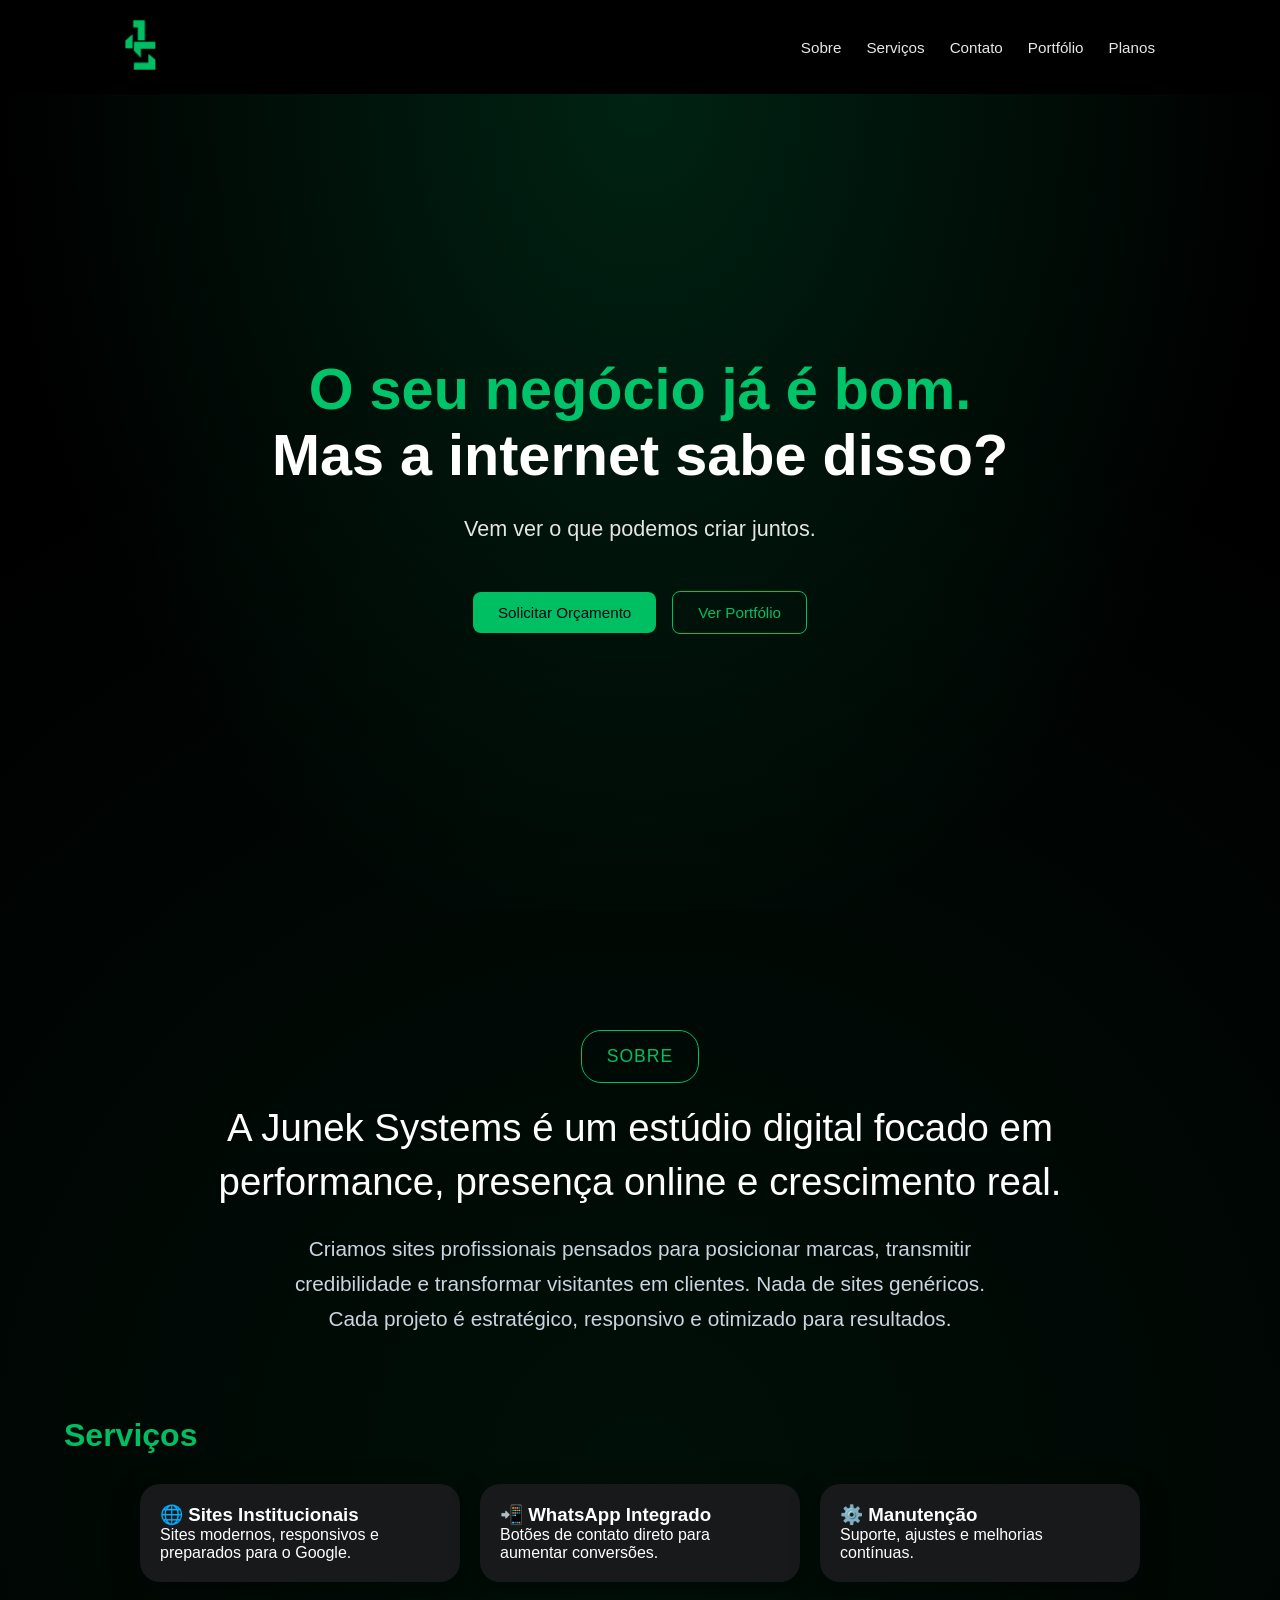
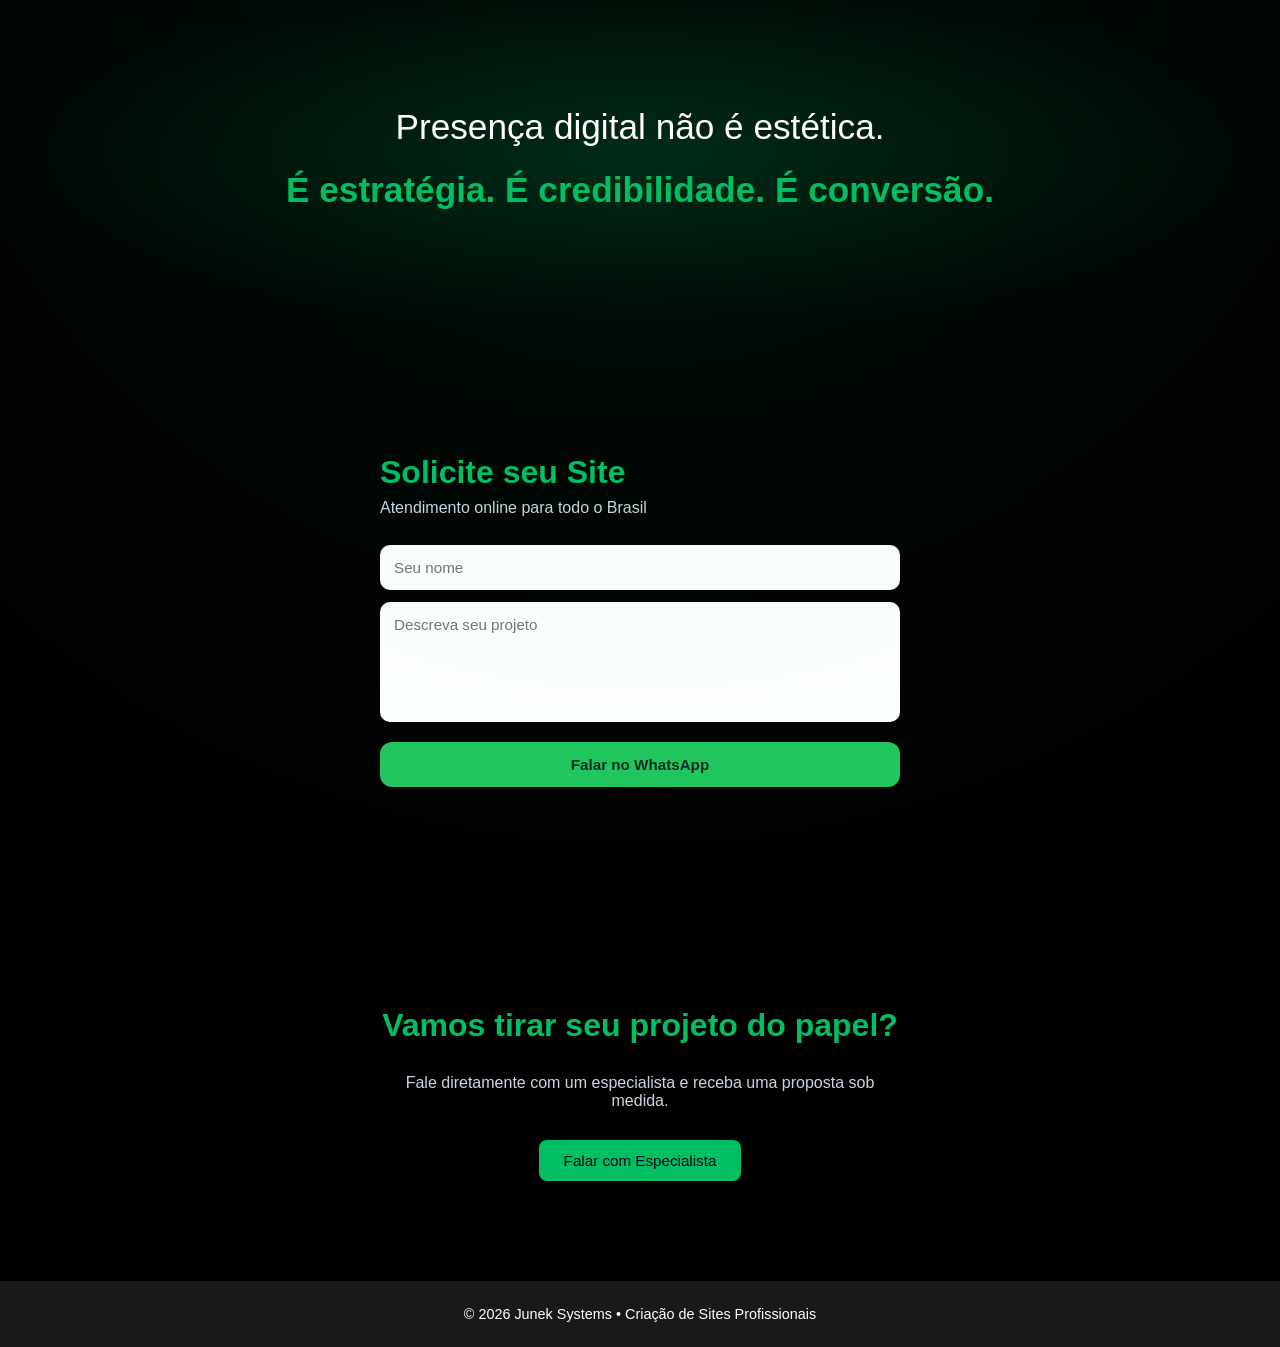
<file: index.html>
<!DOCTYPE html>
<html lang="pt-BR">
<head>
    <meta charset="UTF-8">
    <title>Junek Systems | Criação de Sites Profissionais</title>

    <!-- SEO -->
    <meta name="description" content="Criação de sites profissionais, modernos e integrados ao WhatsApp. Atendimento online para todo o Brasil.">
    <meta name="keywords" content="criação de sites, sites profissionais, desenvolvedor web, site para empresas">
    <meta name="author" content="Junek Systems">

    <meta name="viewport" content="width=device-width, initial-scale=1.0">

    <link rel="stylesheet" href="style.css">
</head>
<body>

<header id="topo">
    <nav class="container">
        <a href="index.html" class="logo">
            <img src="imgs/logoleo.png" alt="Junek Systems">
        </a>

        <div class="menu">
            <a href="#sobre">Sobre</a>
            <a href="#servicos">Serviços</a>
            <a href="#contato">Contato</a>
            <a href="portfolio.html">Portfólio</a>
            <a href="planos.html">Planos</a>
        </div>

        <button class="menu-toggle" aria-label="Abrir menu">
            ☰
        </button>
    </nav>

<div class="hero-novo">

    <div class="hero-overlay"></div>

    <div class="hero-conteudo container">
            <h2 class="hero-titulo">
                <span class="linha animate delay-0 verde">O seu negócio já é bom.</span><br>
                <span class="linha animate delay-2">Mas a internet sabe disso?</span>
            </h2>

                <p class="hero-subtitulo animate delay-4">
                 Vem ver o que podemos criar juntos.
                </p>

            <div class="hero-botoes animate delay-4">
                <button class="btn-primario" onclick="scrollPara('contato')">
                    Solicitar Orçamento
                </button>

                <a href="portfolio.html" class="btn-secundario">
                Ver Portfólio
                </a>
            </div>

        </div>
    </div>

</div>

</header>

<section id="sobre" class="sobre-apresentacao">
    <div class="sobre-apresentacao-container animate">
        <span class="sobre-tag">Sobre</span>

        <h2>
            A Junek Systems é um estúdio digital focado em performance,
            presença online e crescimento real.
        </h2>

        <p>
            Criamos sites profissionais pensados para posicionar marcas,
            transmitir credibilidade e transformar visitantes em clientes.
            Nada de sites genéricos. Cada projeto é estratégico,
            responsivo e otimizado para resultados.
        </p>
    </div>
</section>

<section id="servicos" class="container">
    
    <h2>Serviços</h2>

    <div class="cards">
        <div class="card">
            <h3>🌐 Sites Institucionais</h3>
            <p>Sites modernos, responsivos e preparados para o Google.</p>
        </div>

        <div class="card">
            <h3>📲 WhatsApp Integrado</h3>
            <p>Botões de contato direto para aumentar conversões.</p>
        </div>

        <div class="card">
            <h3>⚙️ Manutenção</h3>
            <p>Suporte, ajustes e melhorias contínuas.</p>
        </div>
    </div>
</section>

<section class="sobre-destaque">
    <div class="sobre-container animate">
        <p class="sobre-texto">
            Presença digital não é estética.  
            <span>É estratégia. É credibilidade. É conversão.</span>
        </p>
    </div>
</section>

<section id="contato" class="contato-section">
    <div class="contato-card">
        <h2>Solicite seu Site</h2>
        <p>Atendimento online para todo o Brasil</p>

        <div class="formulario">
            <input type="text" id="nome" placeholder="Seu nome">
            <textarea id="mensagem" placeholder="Descreva seu projeto"></textarea>
            <button onclick="enviarWhatsApp()">Falar no WhatsApp</button>
        </div>
    </div>
</section>

<section class="container cta-final">
    <h2>Vamos tirar seu projeto do papel?</h2>
    <p>Fale diretamente com um especialista e receba uma proposta sob medida.</p>

    <button class="btn-primario" onclick="scrollPara('contato')">
        Falar com Especialista
    </button>
</section>

<footer>
    <p>© 2026 Junek Systems • Criação de Sites Profissionais</p>
</footer>

<script src="script.js"></script>
</body>
</html>
</file>
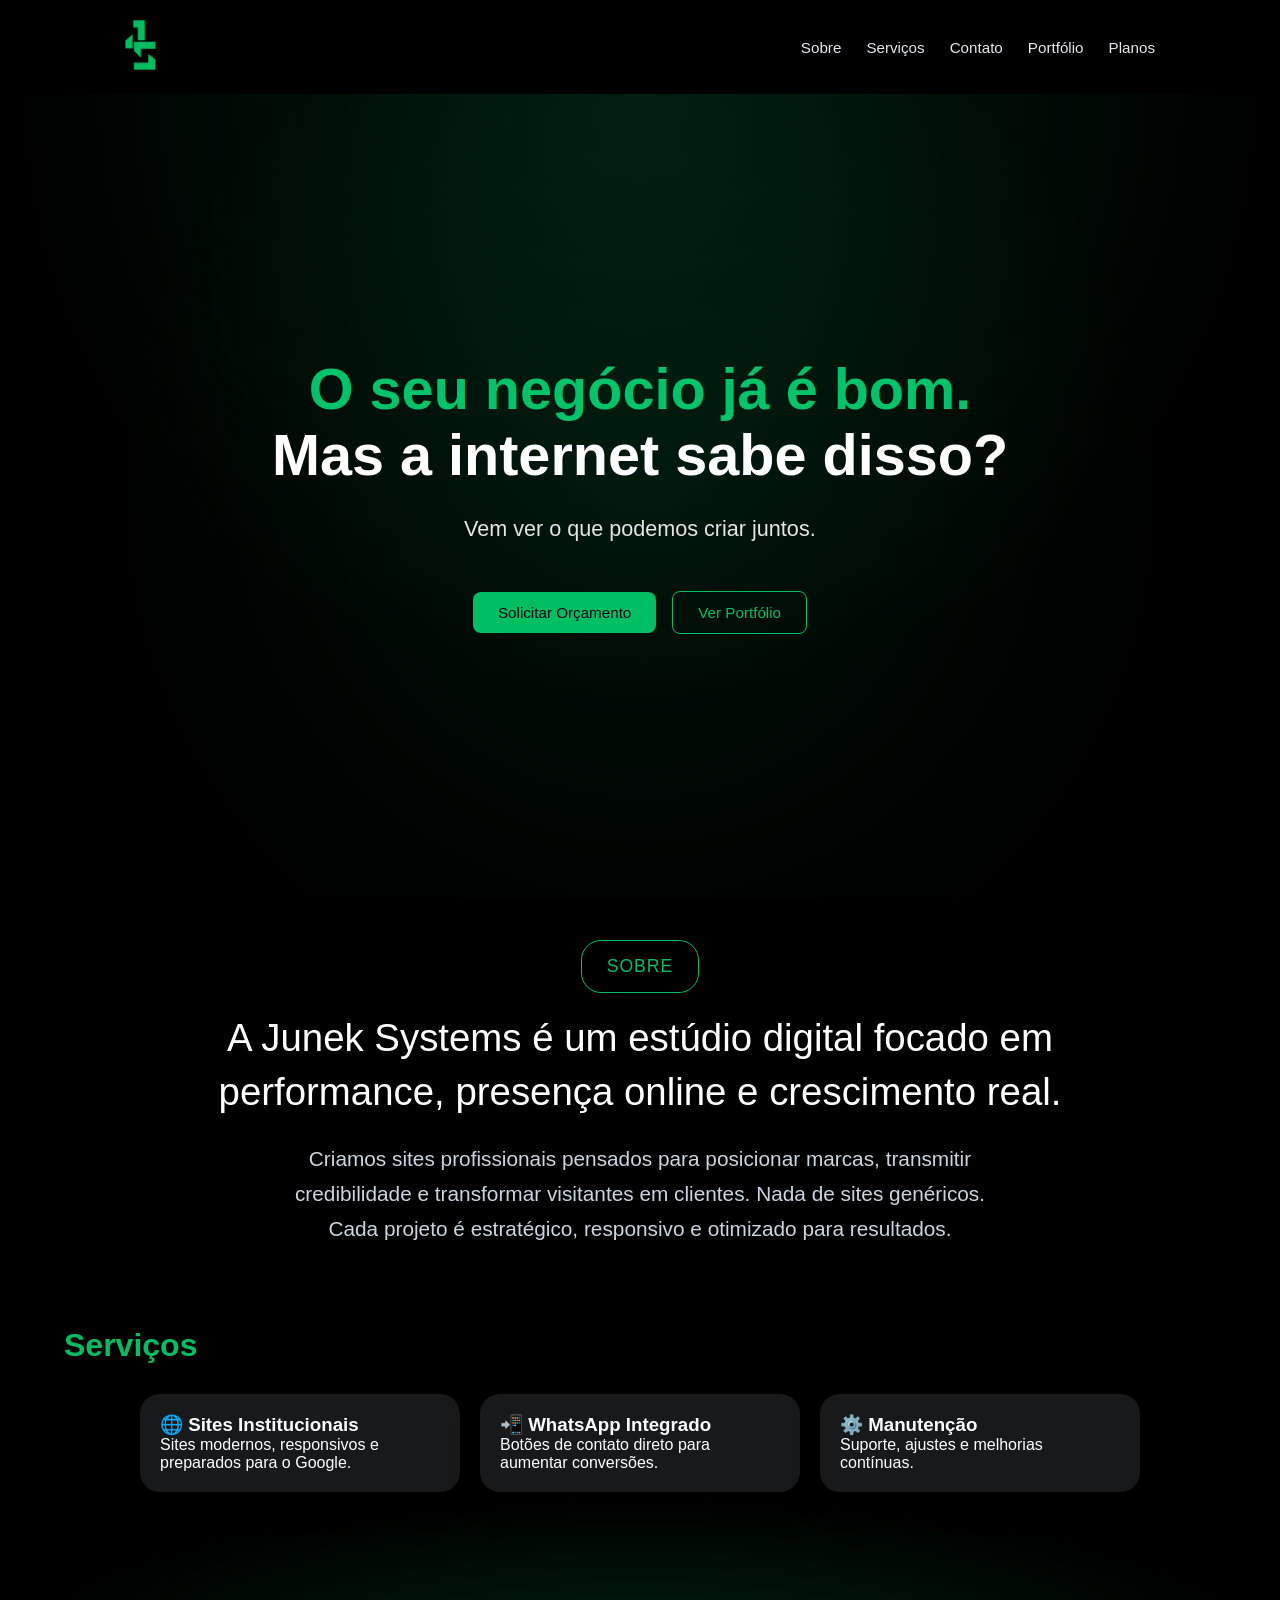
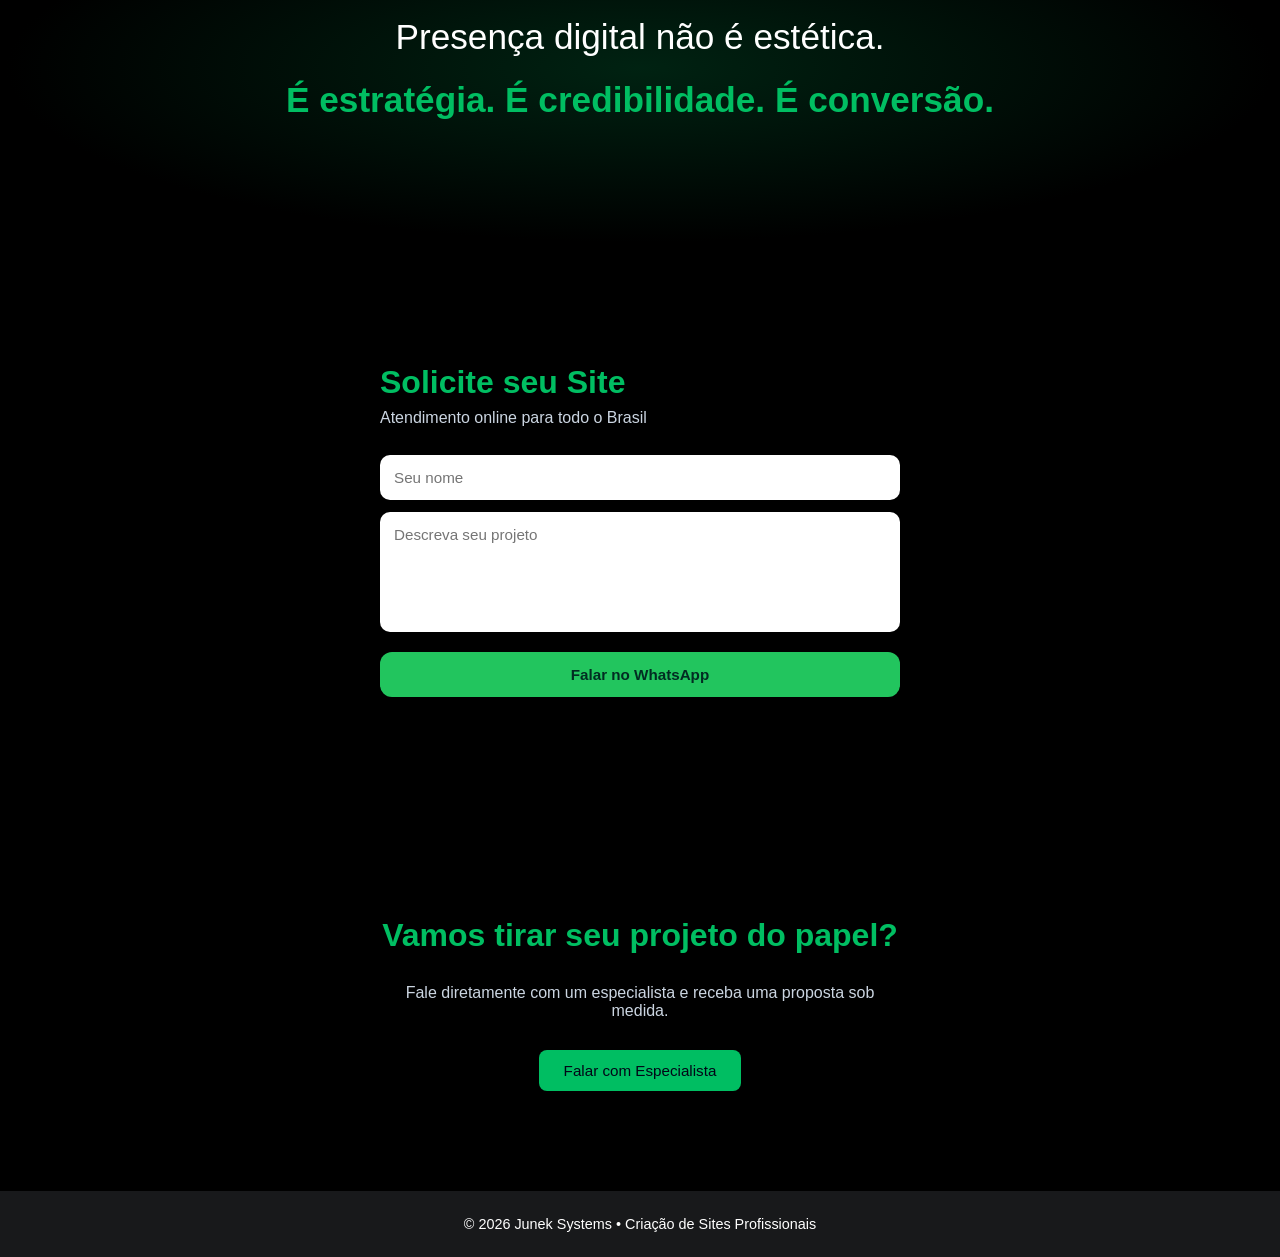
<file: Junek Systems/index.html>
<!DOCTYPE html>
<html lang="pt-BR">
<head> 
    <meta charset="UTF-8">
    <title>Junek Systems | Criação de Sites Profissionais</title>

    <!-- SEO -->
    <meta name="description" content="Criação de sites profissionais, modernos e integrados ao WhatsApp. Atendimento online para todo o Brasil.">
    <meta name="keywords" content="criação de sites, sites profissionais, desenvolvedor web, site para empresas">
    <meta name="author" content="Junek Systems">

    <meta name="viewport" content="width=device-width, initial-scale=1.0">

    <link rel="stylesheet" href="style.css">
</head>
<body>

<header id="topo">
    <nav class="container">
        <a href="index.html" class="logo">
            <img src="imgs/logoleo.png" alt="Junek Systems">
        </a>

        <div class="menu">
            <a href="#sobre">Sobre</a>
            <a href="#servicos">Serviços</a>
            <a href="#contato">Contato</a>
            <a href="portfolio.html">Portfólio</a>
            <a href="planos.html">Planos</a>
        </div>
    </nav>

<div class="hero-novo">

    <div class="hero-overlay"></div>

    <div class="hero-conteudo container">
            <h2 class="hero-titulo">
                <span class="linha animate delay-0 verde">O seu negócio já é bom.</span><br>
                <span class="linha animate delay-2">Mas a internet sabe disso?</span>
            </h2>

                <p class="hero-subtitulo animate delay-4">
                 Vem ver o que podemos criar juntos.
                </p>

            <div class="hero-botoes animate delay-4">
                <button class="btn-primario" onclick="scrollPara('contato')">
                    Solicitar Orçamento
                </button>

                <a href="portfolio.html" class="btn-secundario">
                Ver Portfólio
                </a>
            </div>

        </div>
    </div>

</div>

</header>

<section id="sobre" class="sobre-apresentacao">
    <div class="sobre-apresentacao-container animate">
        <span class="sobre-tag">Sobre</span>

        <h2>
            A Junek Systems é um estúdio digital focado em performance,
            presença online e crescimento real.
        </h2>

        <p>
            Criamos sites profissionais pensados para posicionar marcas,
            transmitir credibilidade e transformar visitantes em clientes.
            Nada de sites genéricos. Cada projeto é estratégico,
            responsivo e otimizado para resultados.
        </p>
    </div>
</section>

<section id="servicos" class="container">
    
    <h2>Serviços</h2>

    <div class="cards">
        <div class="card">
            <h3>🌐 Sites Institucionais</h3>
            <p>Sites modernos, responsivos e preparados para o Google.</p>
        </div>

        <div class="card">
            <h3>📲 WhatsApp Integrado</h3>
            <p>Botões de contato direto para aumentar conversões.</p>
        </div>

        <div class="card">
            <h3>⚙️ Manutenção</h3>
            <p>Suporte, ajustes e melhorias contínuas.</p>
        </div>
    </div>
</section>

<section class="sobre-destaque">
    <div class="sobre-container animate">
        <p class="sobre-texto">
            Presença digital não é estética.  
            <span>É estratégia. É credibilidade. É conversão.</span>
        </p>
    </div>
</section>

<section id="contato" class="contato-section">
    <div class="contato-card">
        <h2>Solicite seu Site</h2>
        <p>Atendimento online para todo o Brasil</p>

        <div class="formulario">
            <input type="text" id="nome" placeholder="Seu nome">
            <textarea id="mensagem" placeholder="Descreva seu projeto"></textarea>
            <button onclick="enviarWhatsApp()">Falar no WhatsApp</button>
        </div>
    </div>
</section>

<section class="container cta-final">
    <h2>Vamos tirar seu projeto do papel?</h2>
    <p>Fale diretamente com um especialista e receba uma proposta sob medida.</p>

    <button class="btn-primario" onclick="scrollPara('contato')">
        Falar com Especialista
    </button>
</section>

<footer>
    <p>© 2026 Junek Systems • Criação de Sites Profissionais</p>
</footer>

<script src="script.js"></script>
</body>
</html>
</file>
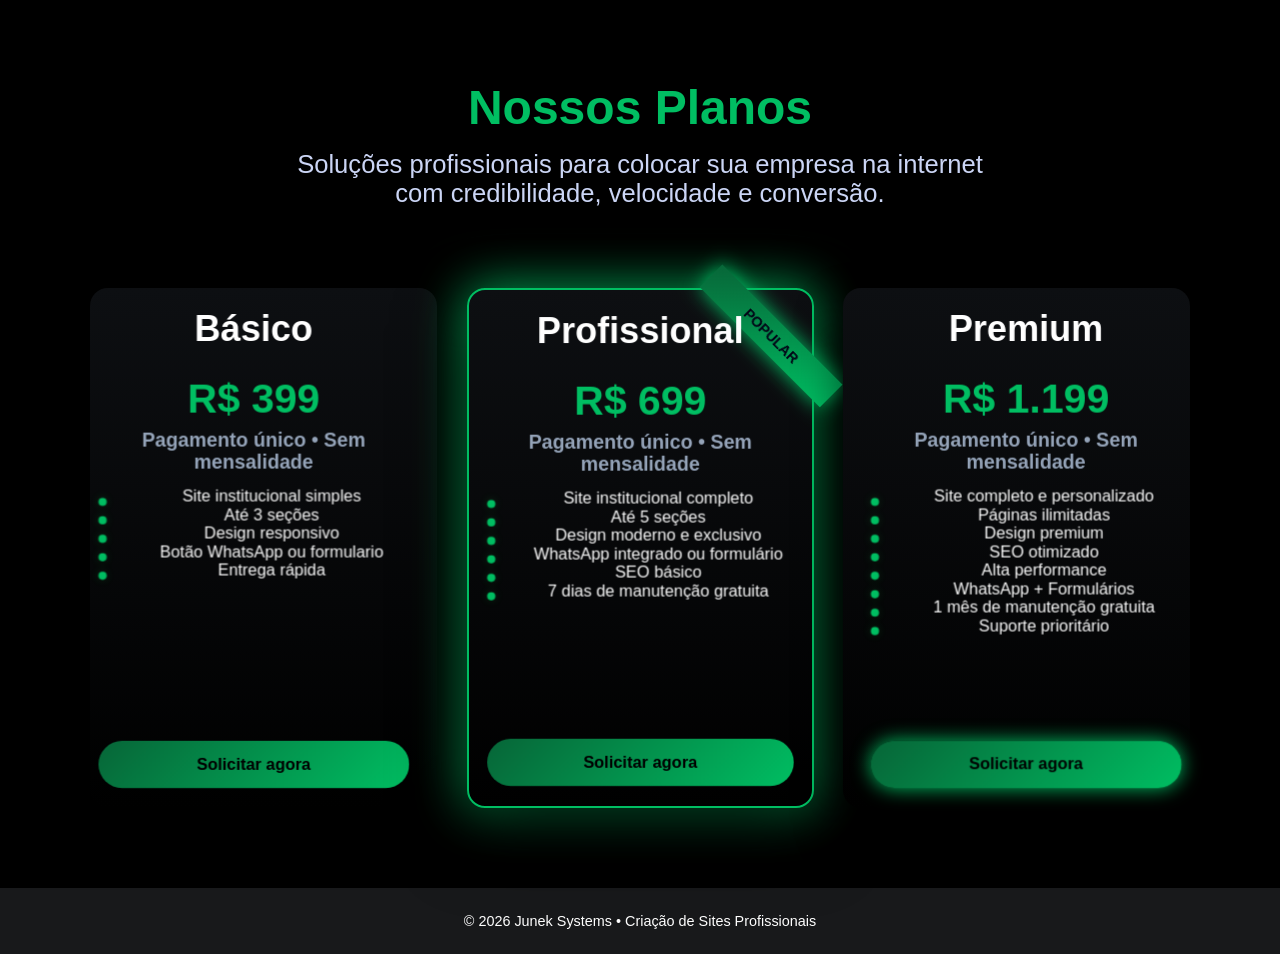
<file: planos.html>
<!DOCTYPE html>
<html lang="pt-BR">
<head>
    <meta charset="UTF-8">
    <title>Planos | Junek Systems</title>

    <!-- SEO -->
    <meta name="description" content="Planos de criação de sites profissionais da Junek Systems. Escolha o plano ideal para o seu negócio.">
    <meta name="keywords" content="planos de sites, criação de sites, desenvolvedor web, sites profissionais">
    <meta name="author" content="Junek Systems">

    <meta name="viewport" content="width=device-width, initial-scale=1.0">

    <!-- CSS principal (caso queira reaproveitar fonte/cores) -->
    <link rel="stylesheet" href="style.css">

    <!-- CSS dos planos -->
    <link rel="stylesheet" href="planos.css">
</head>
<body>

<!-- ===============================
     PLANOS
================================ -->

<section class="planos-header container">
    <h2 class="voltar-home" onclick="window.location.href='index.html'">
        Nossos Planos
    </h2>

    <p class="subtitulo">
        Soluções profissionais para colocar sua empresa na internet
        com credibilidade, velocidade e conversão.
    </p>
</section>

<section id="planos">

    <!-- GRID DOS PLANOS -->
    <div class="planos-grid">

        <!-- PLANO BÁSICO -->
        <div class="plano popular ">
            <h3>Básico</h3>

            <div class="preco">
                <span class="preco">R$ 399</span>
                <p class="pagamento">Pagamento único • Sem mensalidade</p>
            </div>

            <ul>
                <li>Site institucional simples</li>
                <li>Até 3 seções</li>
                <li>Design responsivo</li>
                <li>Botão WhatsApp ou formulario</li>
                <li>Entrega rápida</li>
            </ul>

            <a href="https://wa.me/5541988502329" target="_blank">
                Solicitar agora
            </a>
        </div>

        <!-- PLANO PROFISSIONAL -->
        <div class="plano basico">
            <h3>Profissional</h3>

            <div class="preco">
                <span class="preco">R$ 699</span>
                <p class="pagamento">Pagamento único • Sem mensalidade</p>

            </div>

            <ul>
                <li>Site institucional completo</li>
                <li>Até 5 seções</li>
                <li>Design moderno e exclusivo</li>
                <li>WhatsApp integrado ou formulário</li>
                <li>SEO básico</li>
                <li>7 dias de manutenção gratuita</li>
            </ul>

            <a href="https://wa.me/5541988502329" target="_blank">
                Solicitar agora
            </a>
        </div>

        <!-- PLANO PREMIUM -->
        <div class="plano premium">
            <h3>Premium</h3>

            <div class="preco">
                <span class="preco">R$ 1.199</span>
                <p class="pagamento">Pagamento único • Sem mensalidade</p>
            </div>

            <ul>
                <li>Site completo e personalizado</li>
                <li>Páginas ilimitadas</li>
                <li>Design premium</li>
                <li>SEO otimizado</li>
                <li>Alta performance</li>
                <li>WhatsApp + Formulários</li>
                <li>1 mês de manutenção gratuita</li>
                <li>Suporte prioritário</li>
            </ul>

            <a href="https://wa.me/5541988502329" target="_blank">
                Solicitar agora
            </a>
        </div>

    </div>
</section>

<footer>
    <p>© 2026 Junek Systems • Criação de Sites Profissionais</p>
</footer>
<script>
const cards = document.querySelectorAll(".plano");

cards.forEach(card => {
    card.addEventListener("mousemove", (e) => {
        const rect = card.getBoundingClientRect();
        const x = e.clientX - rect.left;
        const y = e.clientY - rect.top;

        const centerX = rect.width / 2;
        const centerY = rect.height / 2;

        const rotateX = ((y - centerY) / centerY) * 10;
        const rotateY = ((x - centerX) / centerX) * -10;

        card.style.transform = `
            rotateX(${rotateX}deg)
            rotateY(${rotateY}deg)
            translateY(-10px)
        `;
    });

    card.addEventListener("mouseleave", () => {
        card.style.transform = "rotateX(0) rotateY(0) translateY(0)";
    });
});
</script>

</body>
</html>
</file>
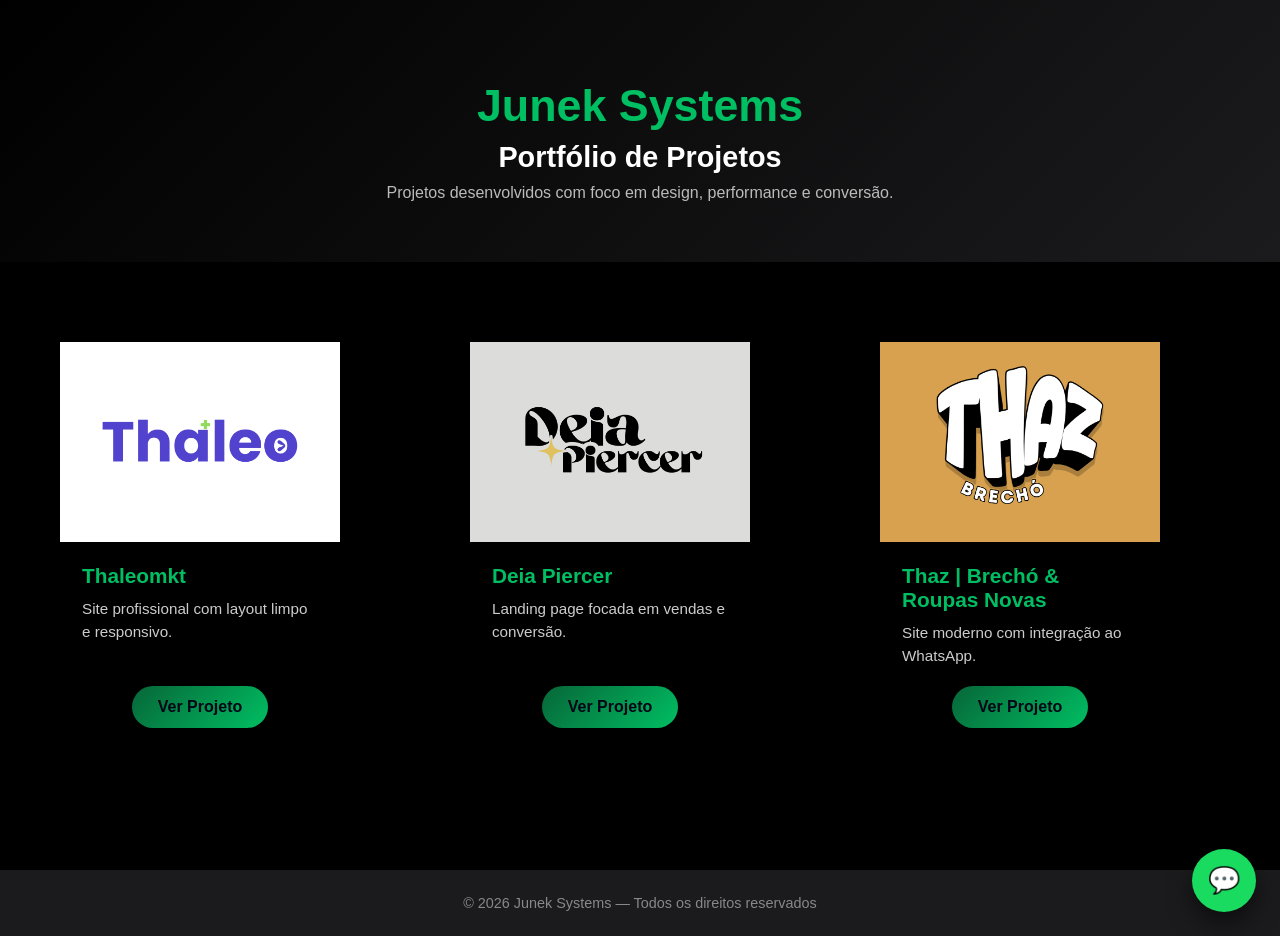
<file: portfolio.html>
<!DOCTYPE html>
<html lang="pt-BR">
<head>
    <meta charset="UTF-8">
    <meta name="viewport" content="width=device-width, initial-scale=1.0">
    <meta name="author" content="Junek Systems">
    <meta name="robots" content="index, follow">
    <title>Portfólio | Junek Systems</title>
    <meta name="description" content="Portfólio de sites desenvolvidos pela LeoDevCo. Projetos modernos, responsivos e focados em conversão.">

    <link rel="stylesheet" href="css/portfolio.css">
</head>
<body>

<header class="header">
    <div class="container">
        <h1 class="logo">
            <a href="index.html#topo">Junek Systems</a>
        </h1>
        <h2>Portfólio de Projetos</h2>
        <p>Projetos desenvolvidos com foco em design, performance e conversão.</p>
    </div>
</header>

<main class="portfolio container">

    <!-- CARD 1 -->
    <div class="card">
               <img src="imgs/thaleo.png" alt="Projeto Serviços">
        <div class="card-content">
            <h3>Thaleomkt</h3>
            <p>Site profissional com layout limpo e responsivo.</p>
            <a href="#" class="btn" onclick="alert('Projeto em desenvolvimento')">Ver Projeto</a>

        </div>
    </div>

    <!-- CARD 2 -->
    <div class="card">
        <img src="imgs/deia.png" alt="Projeto Loja Virtual">
        <div class="card-content">
            <h3>Deia Piercer</h3>
            <p>Landing page focada em vendas e conversão.</p>
            <a href="https://deia-piercer.pages.dev/" class="btn">Ver Projeto</a>

        </div>
    </div>

    <!-- CARD 3 -->
    <div class="card">
        <img src="imgs/thaz.png" alt="Projeto Serviços">
        <div class="card-content">
            <h3>Thaz | Brechó & Roupas Novas</h3>
            <p>Site moderno com integração ao WhatsApp.</p>
            <a href="https://thaz-brecho.pages.dev/" class="btn">Ver Projeto</a>

        </div>
    </div>
    <!-- DUPLIQUE OS CARDS PARA MAIS PROJETOS -->

</main>

<!-- BOTÃO WHATSAPP -->
<a href="https://wa.me/5541988502450?text=Olá,%20vi%20seu%20portfólio%20e%20gostaria%20de%20um%20orçamento"
   class="whatsapp" target="_blank">
    💬
</a>


<footer class="footer">
    <p>© 2026 Junek Systems — Todos os direitos reservados</p>
</footer>

</body>
</html>
</file>
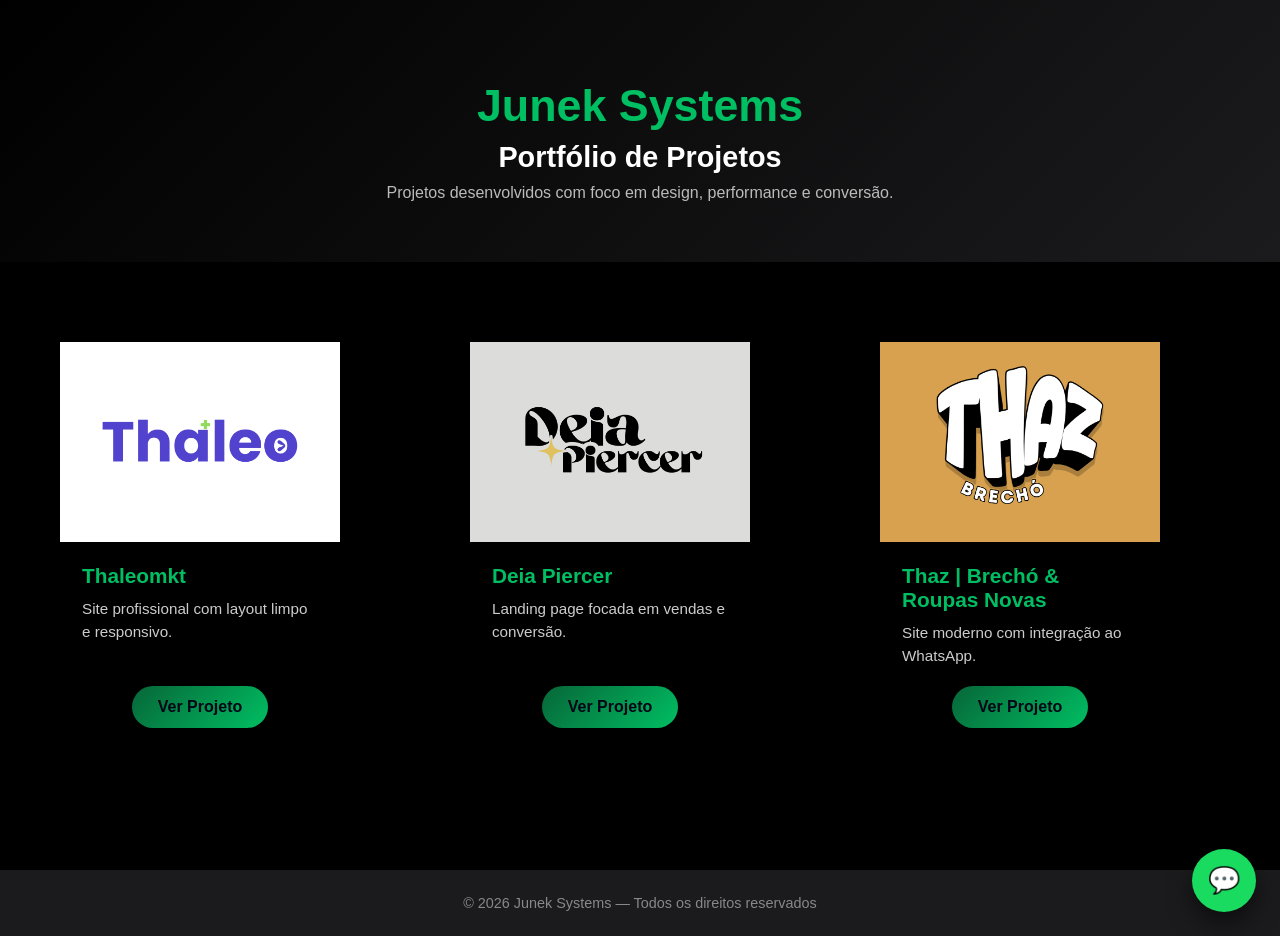
<file: Junek Systems/portfolio.html>
<!DOCTYPE html>
<html lang="pt-BR">
<head>
    <meta charset="UTF-8">
    <meta name="viewport" content="width=device-width, initial-scale=1.0">
    <meta name="author" content="Junek Systems">
    <meta name="robots" content="index, follow">
    <title>Portfólio | Junek Systems</title>
    <meta name="description" content="Portfólio de sites desenvolvidos pela LeoDevCo. Projetos modernos, responsivos e focados em conversão.">

    <link rel="stylesheet" href="css/portfolio.css">
</head>
<body>

<header class="header">
    <div class="container">
        <h1 class="logo">
            <a href="index.html#topo">Junek Systems</a>
        </h1>
        <h2>Portfólio de Projetos</h2>
        <p>Projetos desenvolvidos com foco em design, performance e conversão.</p>
    </div>
</header>

<main class="portfolio container">

    <!-- CARD 1 -->
    <div class="card">
               <img src="imgs/Thaleo.png" alt="Projeto Serviços">
        <div class="card-content">
            <h3>Thaleomkt</h3>
            <p>Site profissional com layout limpo e responsivo.</p>
            <a href="#" class="btn" onclick="alert('Projeto em desenvolvimento')">Ver Projeto</a>

        </div>
    </div>

    <!-- CARD 2 -->
    <div class="card">
        <img src="imgs/Deia.png" alt="Projeto Loja Virtual">
        <div class="card-content">
            <h3>Deia Piercer</h3>
            <p>Landing page focada em vendas e conversão.</p>
            <a href="https://deiapiercer.netlify.app/" class="btn">Ver Projeto</a>

        </div>
    </div>

    <!-- CARD 3 -->
    <div class="card">
        <img src="imgs/thaz.png" alt="Projeto Serviços">
        <div class="card-content">
            <h3>Thaz | Brechó & Roupas Novas</h3>
            <p>Site moderno com integração ao WhatsApp.</p>
            <a href="https://thazbrecho.netlify.app/" class="btn">Ver Projeto</a>

        </div>
    </div>
    <!-- DUPLIQUE OS CARDS PARA MAIS PROJETOS -->

</main>

<!-- BOTÃO WHATSAPP -->
<a href="https://wa.me/5541988502450?text=Olá,%20vi%20seu%20portfólio%20e%20gostaria%20de%20um%20orçamento"
   class="whatsapp" target="_blank">
    💬
</a>


<footer class="footer">
    <p>© 2026 Junek Systems — Todos os direitos reservados</p>
</footer>

</body>
</html>
</file>
<file: style.css>
:root {
        --bg-principal: #000000;
        --bg-servicos:  #292a2c;
        --bg-inferior:  #18191b;
        --azul:         #00be62;
        --texto:        #e5e7eb;
    }

    * {
        margin: 0;
        padding: 0;
        box-sizing: border-box;
        font-family: 'Segoe UI', sans-serif;
    }

    html {
        scroll-behavior: smooth;
    }

    body {
        background: var(--bg-principal);
        color: var(--texto);
        padding-top: 90px;
        opacity: 0;
        transform: translateY(20px);
        animation: fadeInUp 0.8s ease forwards;
    }

    /* CONTAINER PADRÃO */
    .container {
        max-width: 1100px;
        margin: 0 auto;
        padding: 0 20px; /* menor padding para mobile */
    }

    /* NAV */
    nav.container {
        max-width: 100%;
        padding: 20px 40px; /* ajustado para mobile */
        display: flex;
        justify-content: space-between;
        align-items: center;
    }

    nav h1 {
        color: var(--azul);
        cursor: pointer;
        transition: transform 0.2s ease, opacity 0.2s ease;
    }

    nav h1:hover {
        transform: scale(1.05);
        opacity: 0.8;
    }

    nav {
        position: fixed;
        top: 0;
        left: 0;
        width: 100%;
        background: linear-gradient(135deg, #000000, #000000);
        z-index: 1000;
        display: flex;
        justify-content: space-between;
        align-items: center;
        padding: 20px 40px; /* ajustado para mobile */
    }

    .menu {
        display: flex;
        gap: 15px; /* menor gap em mobile */
    }

    .menu a {
        color: var(--texto);
        text-decoration: none;
        font-size: 0.95rem;
    }

    .menu a:hover {
        color: var(--azul);
    }

    /* HERO */
    .hero {
        min-height: calc(100vh - 90px); /* 90px = altura do nav */
        display: flex;
        align-items: center;
    }

    /* SOBRE */
    .sobre-grid {
        display: grid;
        grid-template-columns: 1fr;
        gap: 30px;
        align-items: center;
    }

    .sobre-texto h2 {
        font-size: 2rem; /* menor para mobile */
        color: var(--azul);
        margin-bottom: 15px;
    }

    .sobre-texto p {
        color: #cccccc;
        margin-bottom: 12px;
        line-height: 1.5;
    }

    /* BOTÕES HERO */
    .hero-botoes {
        display: flex;
        gap: 15px;
        margin-top: 20px;
        flex-wrap: wrap;
    }

    /* Botão principal */
    .btn-primario {
        padding: 12px 25px;
        border: none;
        background-color: var(--azul);
        color: #020617;
        font-size: 0.95rem;
        cursor: pointer;
        border-radius: 8px;
        transition: all 0.3s ease;
    }

    .btn-primario:hover {
        background-color: #076638;
        transform: translateY(-2px);
    }

    /* Botão secundário */
    .btn-secundario {
        padding: 12px 25px;
        border: 1px solid var(--azul);
        color: var(--azul);
        font-size: 0.95rem;
        border-radius: 8px;
        text-decoration: none;
        display: flex;
        align-items: center;
        justify-content: center;
        transition: all 0.3s ease;
    }

    .btn-secundario:hover {
        background-color: var(--azul);
        color: #080808;
        transform: translateY(-2px);
    }


    /* MOCKUP */
    .mockup {
        width: 100%;
        max-width: 350px; /* menor para mobile */
        height: 200px;
        border-radius: 16px;
        background: linear-gradient(135deg, #00ff99, #076638);
        display: flex;
        align-items: center;
        justify-content: center;
        color: #000;
        font-weight: bold;
        margin: 0 auto;
    }

    /* SECTIONS */
    section {
        padding: 60px 0; /* menor padding para mobile */
    }

    section h2 {
        margin-bottom: 30px;
        font-size: 1.8rem;
        color: var(--azul);
    }

    /* CARDS */
    .cards {
        display: flex;
        gap: 20px;
        flex-wrap: wrap;
        justify-content: center;
    }

    .card {
        position: relative;
        overflow: hidden;

        background-color: var(--bg-inferior);
        padding: 20px;
        border-radius: 20px;
        width: 100%;
        max-width: 320px;

        display: flex;
        flex-direction: column;

        box-shadow: 0 10px 30px rgba(0,0,0,0.35);

        transition:
            transform 0.45s ease,
            box-shadow 0.45s ease;
    }

    .card:hover {
        transform: translateY(-14px) scale(1.04);
        box-shadow: 0 30px 60px rgba(56, 248, 82, 0.25);
    }

    /* ATIVA O 3D */
    .cards {
        perspective: 1000px;
    }

    .card {
        transform-style: preserve-3d;
        transition:
            transform 0.2s ease,
            box-shadow 0.3s ease;
    }

    .card h3,
    .card p,
    .card button {
        transform: translateZ(30px);
    }

    .card {
        position: relative;
        overflow: hidden;
    }

    .card::before {
        content: "";
        position: absolute;
        inset: 0;
        background: radial-gradient(
            circle at var(--x, 50%) var(--y, 50%),
            rgba(56, 248, 82, 0.25),
            transparent 45%
        );
        opacity: 0;
        transition: opacity 0.3s ease;
        pointer-events: none;
    }

    .card:hover::before {
        opacity: 1;
    }

    /* FORM */
    .formulario {
        max-width: 100%;
        display: flex;
        flex-direction: column;
        gap: 12px;
    }

    input, textarea {
        padding: 10px;
        border-radius: 5px;
        border: none;
        font-size: 0.95rem;
    }

    textarea {
        resize: none;
        height: 100px;
    }

    .formulario button {
        background-color: #22c55e;
        color: #022c22;
        font-size: 0.95rem;
        padding: 12px;
        border-radius: 8px;
        border: none;
        cursor: pointer;
    }

    /* FOOTER */
    footer {
        text-align: center;
        padding: 25px;
        background-color: var(--bg-inferior);
        font-size: 0.9rem;
    }

    /* ANIMAÇÃO */
    @keyframes fadeInUp {
        to {
            opacity: 1;
            transform: translateY(0);
        }
    }

    /* DESKTOP */
    @media (min-width: 768px) {
        .sobre-grid {
            grid-template-columns: 1fr 1fr;
        }

        .sobre-texto h2 {
            font-size: 2.4rem;
        }

        section h2 {
            font-size: 2rem;
        }

        .mockup {
            max-width: 400px;
            height: 250px;
        }
    }

    /* MOBILE FINO */
    @media (max-width: 480px) {
        nav.container {
            padding: 15px 20px;
        }

        .menu {
            gap: 12px;
        }

        .sobre-texto h2 {
            font-size: 1.6rem;
        }

        .sobre-texto p {
            font-size: 0.9rem;
        }

        section h2 {
            font-size: 1.5rem;
        }

        .mockup {
            height: 180px;
        }

        .card {
            padding: 15px;
        }

        .formulario button {
            font-size: 0.9rem;
            padding: 10px;
        }

        .container {
            padding: 0 12px;
        }
    }

    * {
        margin: 0;
        padding: 0;
        box-sizing: border-box;
        font-family: 'Segoe UI', Arial, sans-serif;
    }

    html {
        scroll-behavior: smooth;
    }

    body {
        background-color: #000000;
        color: #ffffff;
        opacity: 0;
        transform: translateY(20px);
        animation: fadeInUp 0.8s ease forwards;
    }

    /* CONTAINER */
    .container {
        max-width: 1200px;
        margin: 0 auto;
        padding: 0 24px;
    }

    /* HEADER */
    .header {
        text-align: center;
        padding: 80px 0 60px;
        background: linear-gradient(135deg, #076638, #22c55e);
    }

    .header h1 a {
        color: #22c55e;
        text-decoration: none;
        font-size: 2.8rem;
        font-weight: bold;
    }

    .header h1 a:hover {
        opacity: 0.85;
    }

    .header h2 {
        margin-top: 10px;
        font-size: 1.8rem;
    }

    .header p {
        margin-top: 10px;
        color: #bbbbbb;
        max-width: 600px;
        margin-left: auto;
        margin-right: auto;
    }

    /* PORTFÓLIO GRID */
    .portfolio {
        display: grid;
        grid-template-columns: repeat(auto-fit, minmax(280px, 1fr));
        gap: 30px;
        padding: 60px 0 100px;
    }

    /* CARD */  
    .card {
        position: relative;
        overflow: hidden;

        background-color: var(--bg-inferior);
        padding: 20px;
        border-radius: 20px;
        width: 100%;
        max-width: 320px;

        display: flex;
        flex-direction: column;

        box-shadow: 0 10px 30px rgba(0,0,0,0.35);

        transition:
            transform 0.45s ease,
            box-shadow 0.45s ease;
    }

    .card:hover {
        transform: translateY(-14px) scale(1.04);
        box-shadow: 0 30px 60px rgba(0, 0, 0, 0.25);
    }

    .card:nth-child(1) { animation-delay: 0.1s; }
    .card:nth-child(2) { animation-delay: 0.2s; }
    .card:nth-child(3) { animation-delay: 0.3s; }

    .card:hover {
        transform: translateY(-10px);
        box-shadow: 0 25px 45px rgba(0,0,0,0.6);
        cursor: pointer;
    }

    /* IMAGEM */
    .card img {
        width: 100%;
        height: 200px;
        object-fit: cover;
    }

    /* CONTEÚDO */
    .card-content {
        padding: 22px;
        display: flex;
        flex-direction: column;
        height: 100%;
    }

    .card-content h3 {
        margin-bottom: 10px;
        font-size: 1.3rem;
        color: #22c55e;
    }

    .card-content p {
        font-size: 0.95rem;
        color: #cccccc;
        margin-bottom: 18px;
        line-height: 1.5;
    }

    .card button,
    .card a {
        transition:
            transform 0.35s ease,
            box-shadow 0.35s ease;
    }

    .card:hover button,
    .card:hover a {
        transform: translateY(-2px);
        box-shadow: 0 8px 20px rgba(58, 248, 144, 0.4);
    }

    /* ===============================
    CONTATO CENTRALIZADO (CARD)
    ================================ */

    /* CONTATO CENTRALIZADO SEM CAIXA */
    .contato-section {
        display: flex;
        justify-content: center;
        padding: 120px 20px;
    }

    /* Apenas limita largura e organiza */
    .contato-card {
        width: 100%;
        max-width: 520px;
    }

    /* Título */
    .contato-card h2 {
        text-align: left;
        color: var(--azul);
        margin-bottom: 8px;
    }

    /* Subtítulo */
    .contato-card p {
        color: #cbd5e1;
        margin-bottom: 28px;
    }

    /* Inputs */
    .contato-card input,
    .contato-card textarea {
        width: 100%;
        padding: 14px;
        border-radius: 10px;
        border: none;
        font-size: 0.95rem;
    }

    /* Textarea */
    .contato-card textarea {
        min-height: 120px;
    }

    /* Botão */
    .contato-card button {
        margin-top: 8px;
        background-color: #22c55e;
        color: #022c22;
        font-weight: bold;
        padding: 14px;
        border-radius: 12px;
        border: none;
        cursor: pointer;
        transition: 0.3s ease;
    }

    .contato-card button:hover {
        background-color: #16a34a;
        transform: translateY(-2px);
    }

    .contato-card {
        max-width: 520px;
    }

    /* ===============================
    HEADER TRANSPARENTE NO SCROLL
    ================================ */

    nav {
        transition: background 0.3s ease, box-shadow 0.3s ease;
    }

    nav.scrolled {
        background: rgba(2, 6, 23, 0.85);
        backdrop-filter: blur(10px);
        box-shadow: 0 10px 30px rgba(0,0,0,0.45);
    }

    .menu a {
        position: relative;
    }

    .menu a::after {
        content: "";
        position: absolute;
        left: 0;
        bottom: -4px;
        width: 0;
        height: 2px;
        background: var(--azul);
        transition: width 0.3s ease;
    }

    .menu a:hover::after {
        width: 100%;
    }

    /* CTA FINAL PREMIUM */
    .cta-final {
        text-align: center;
        padding: 100px 20px;
    }

    .cta-final p {
        color: #cbd5e1;
        max-width: 520px;
        margin: 0 auto 30px;
    }

    body {
        padding-top: 90px;
    }

    .hero section {
        padding: 0;
    }

    /* =========================
    AJUSTES MOBILE (TOUCH)
    ========================= */
    @media (max-width: 768px) {

        /* Remove efeitos 3D e hover */
        .card,
        .plano {
            transform: none !important;
            box-shadow: 0 10px 25px rgba(0,0,0,0.45);
        }

        .card:hover,
        .plano:hover {
            transform: none !important;
        }

        .card::before {
            display: none;
        }

        /* Evita bugs de perspectiva */
        .cards,
        .planos-grid {
            perspective: none;
        }
    }

    @media (max-width: 480px) {

        button,
        .btn,
        .btn-primario,
        .btn-secundario,
        .plano a {
            min-height: 48px;
            font-size: 1rem;
        }

        .hero-botoes {
            flex-direction: column;
        }

        .hero-botoes a,
        .hero-botoes button {
            width: 100%;
        }
    }

    @media (max-width: 768px) {
        body {
            padding-top: 80px;
        }

        nav {
            padding: 15px 20px;
        }
    }

    @media (max-width: 480px) {
        input,
        textarea {
            font-size: 16px; /* evita zoom no iPhone */
        }

        textarea {
            min-height: 140px;
        }
    }

    @media (max-width: 768px) {
    button,
    .btn,
    a.btn {
        padding: 0.9rem 1.2rem;
        font-size: 0.95rem;
    }
    }

    @media (max-width: 768px) {
    .card,
    .servico,
    .plano {
        transform-style: preserve-3d;
        will-change: transform;
    }
}

.oculto {
    opacity: 0;
    transform: translateY(20px);
    pointer-events: none;
}

@keyframes emergir {
    0% {
        opacity: 0;
        transform: translateY(50px) scale(0.96);
        filter: blur(6px);
    }

    60% {
        opacity: 0.6;
        filter: blur(2px);
    }

    100% {
        opacity: 1;
        transform: translateY(0) scale(1);
        filter: blur(0);
    }
}

@keyframes emergirTitulo {
    0% {
        opacity: 0;
        transform: translateY(70px) scale(0.94);
        filter: blur(10px);
    }

    60% {
        opacity: 0.5;
        filter: blur(4px);
    }

    100% {
        opacity: 1;
        transform: translateY(0) scale(1);
        filter: blur(0);
    }
}

/* HERO FUNDO */
.hero-novo {
    min-height: 100vh;
    width: 100%;
    background: radial-gradient(
        ellipse at top,
        rgba(0, 196, 106, 0.18),
        #000 70%
    );
}


/* GLOW SUTIL */
.hero-overlay {
    position: absolute;
    inset: 0;
    background: radial-gradient(
        circle at center,
        rgba(0, 196, 106, 0.08),
        transparent 70%
    );
}

/* CONTEÚDO */
.hero-conteudo {
    position: relative;
    z-index: 2;
    height: 90vh;
    display: flex;
    flex-direction: column;
    justify-content: center;
    gap: 24px;
    text-align: center;
}

/* TÍTULO */
.hero-titulo {
    font-size: clamp(2.4rem, 4.5vw, 4rem);
    font-weight: 800;
    line-height: 1.15;
    color: #fff;
}

.hero-titulo .verde {
    color: #00c46a;
}

/* SUBTÍTULO */
.hero-subtitulo {
    font-size: 1.35rem;
    color: #e5e5e5;
    max-width: 700px;
    margin: 0 auto;
    line-height: 1.6;
}

/* ANIMAÇÃO (MESMA IDEIA DE ANTES) */
.animate {
    opacity: 0;
    transform: translateY(40px);
    animation: subirHero 0.8s ease forwards;
}

.delay-1 { animation-delay: 0.2s; }
.delay-2 { animation-delay: 0.4s; }

@keyframes subirHero {
    from {
        opacity: 0;
        transform: translateY(60px) scale(0.96);
        filter: blur(4px);
    }
    to {
        opacity: 1;
        transform: translateY(0) scale(1);
        filter: blur(0);
    }
}

/* MOBILE */
@media (max-width: 768px) {
    .hero-titulo {
        font-size: 2.2rem;
    }
}

.hero-botoes {
    display: flex;
    justify-content: center;
    align-items: center;
    gap: 16px;
    margin-top: 20px;
    flex-wrap: wrap;
}

@media (max-width: 768px) {
    .hero-novo {
        min-height: 100vh;
        padding: 0;
    }

    .hero-conteudo {
        height: auto;
        min-height: 100vh;
        padding: 0 16px;
    }

    .hero-titulo {
        font-size: 2.1rem;
        line-height: 1.2;
    }

    .hero-subtitulo {
        font-size: 1rem;
    }

    .hero-botoes {
        gap: 12px;
    }

    .btn-primario,
    .btn-secundario {
        width: 100%;
        max-width: 320px;
    }
}

.delay-0 { animation-delay: 0.5s; }
.delay-2 { animation-delay: 1.5s; }
.delay-4 { animation-delay: 2.5s; }

/* =========================
   SOBRE – FAIXA DE DESTAQUE
========================= */

.sobre-destaque {
    width: 100%;
    padding: 120px 20px;
    background: radial-gradient(
        ellipse at center,
        rgba(0, 190, 98, 0.18),
        rgba(0, 0, 0, 0.95) 70%
    );
}

.sobre-container {
    max-width: 900px;
    margin: 0 auto;
    text-align: center;
}

.sobre-texto {
    font-size: 2.2rem;
    font-weight: 500;
    line-height: 1.4;
    color: #ffffff;
}

.sobre-texto span {
    display: block;
    margin-top: 14px;
    color: var(--azul);
    font-weight: 600;
}

/* =========================
   MOBILE FIRST
========================= */

@media (max-width: 768px) {
    .sobre-destaque {
        padding: 80px 16px;
    }

    .sobre-texto {
        font-size: 1.6rem;
        line-height: 1.35;
    }
}

/* =========================
   SOBRE – APRESENTAÇÃO
========================= */

.sobre-apresentacao {
    width: 100%;
    padding: 120px 20px 80px;
    background: #000000;
}

.sobre-apresentacao-container {
    max-width: 900px;
    margin: 0 auto;
    text-align: center;
}

.sobre-tag {
    display: inline-block;
    margin-bottom: 18px;
    padding: 15px 25px;
    border: 1px solid var(--azul);
    border-radius: 20px;
    color: var(--azul);
    font-size: 1.10rem;
    letter-spacing: 1px;
    text-transform: uppercase;
}

.sobre-apresentacao h2 {
    font-size: 2.4rem;
    font-weight: 500;
    line-height: 1.4;
    color: #ffffff;
    margin-bottom: 22px;
}

.sobre-apresentacao p {
    font-size: 1.30rem;
    line-height: 1.7;
    color: #cbd5e1;
    max-width: 720px;
    margin: 0 auto;
}

/* =========================
   MOBILE FIRST
========================= */

@media (max-width: 768px) {
    .sobre-apresentacao {
        padding: 90px 16px 60px;
    }

    .sobre-apresentacao h2 {
        font-size: 1.6rem;
    }

    .sobre-apresentacao p {
        font-size: 1rem;
    }
}

#sobre {
  margin-top: -80px; /* puxa o setor pra cima */
  padding-top: 120px; /* mantém respiro interno elegante */
}

nav .logo {
    margin-left: 85px; /* aumenta para empurrar mais, se quiser */
}

nav .logo img {
    height: 50px; /* tamanho da logo */
    object-fit: contain;
    transition: transform 0.2s ease, opacity 0.2s ease;
}

nav .logo:hover img {
    transform: scale(1.05);
    opacity: 0.85;
}

.menu-toggle {
    display: none;
    background: none;
    border: none;
    font-size: 2rem;
    color: var(--azul);
    cursor: pointer;
}

/* MOBILE */
@media (max-width: 768px) {

    .menu-toggle {
        display: block;
    }

    .menu {
        position: fixed;
        top: 80px;
        right: -100%;
        width: 100%;
        height: calc(100vh - 80px);
        background: #000;
        display: flex;
        flex-direction: column;
        gap: 24px;
        padding: 40px 20px;
        transition: right 0.3s ease;
    }

    .menu.ativo {
        right: 0;
    }
}

/* MENU */
nav .menu {
    display: flex;
    gap: 25px;       /* distância entre os itens do menu */
    margin-right: 85px; /* puxa todo o menu para a esquerda */
}

/* Para telas com largura até 768px (tablet e mobile) */
@media (max-width: 768px) {
    header {
        padding: 10px 20px; /* menos espaço vertical */
        display: flex;
        justify-content: space-between; /* logo e menu distantes */
        align-items: center;
    }

    .logo {
        width: 120px; /* ajuste o tamanho da logo no mobile */
        height: auto;
    }

    nav {
        display: none; /* esconder o menu normal, usar menu hamburguer */
    }

    .menu-hamburguer {
        display: block; /* aparecer só no mobile */
    }
}

/* =========================
   RESET MOBILE DEFINITIVO
========================= */
html, body {
    width: 100%;
    overflow-x: hidden;
}

@media (max-width: 768px) {

    nav {
        padding: 14px 16px;
    }

    nav.container {
        display: flex;
        align-items: center;
        justify-content: space-between;
    }

    /* LOGO */
    nav .logo {
        flex: 0 0 auto;
    }

    nav .logo img {
        height: 38px;
        margin: 0;
    }

    /* MENU */
    nav .menu {
        display: flex;
        gap: 12px;
        margin: 0;
    }

    nav .menu a {
        font-size: 0.85rem;
        white-space: nowrap;
    }
}

@media (max-width: 768px) {
    #sobre {
        margin-top: 0;
        padding-top: 80px;
    }
}
</file>
<file: Junek Systems/style.css>
:root {
        --bg-principal: #000000;
        --bg-servicos:  #292a2c;
        --bg-inferior:  #18191b;
        --azul:         #00be62;
        --texto:        #e5e7eb;
    }

    * {
        margin: 0;
        padding: 0;
        box-sizing: border-box;
        font-family: 'Segoe UI', sans-serif;
    }

    html {
        scroll-behavior: smooth;
    }

    body {
        background: var(--bg-principal);
        color: var(--texto);
        padding-top: 90px;
        opacity: 0;
        transform: translateY(20px);
        animation: fadeInUp 0.8s ease forwards;
    }

    /* CONTAINER PADRÃO */
    .container {
        max-width: 1100px;
        margin: 0 auto;
        padding: 0 20px; /* menor padding para mobile */
    }

    /* NAV */
    nav.container {
        max-width: 100%;
        padding: 20px 40px; /* ajustado para mobile */
        display: flex;
        justify-content: space-between;
        align-items: center;
    }

    nav h1 {
        color: var(--azul);
        cursor: pointer;
        transition: transform 0.2s ease, opacity 0.2s ease;
    }

    nav h1:hover {
        transform: scale(1.05);
        opacity: 0.8;
    }

    nav {
        position: fixed;
        top: 0;
        left: 0;
        width: 100%;
        background: linear-gradient(135deg, #000000, #000000);
        z-index: 1000;
        display: flex;
        justify-content: space-between;
        align-items: center;
        padding: 20px 40px; /* ajustado para mobile */
    }

    .menu {
        display: flex;
        gap: 15px; /* menor gap em mobile */
    }

    .menu a {
        color: var(--texto);
        text-decoration: none;
        font-size: 0.95rem;
    }

    .menu a:hover {
        color: var(--azul);
    }

    /* HERO */
    .hero {
        min-height: calc(100vh - 90px); /* 90px = altura do nav */
        display: flex;
        align-items: center;
    }

    /* SOBRE */
    .sobre-grid {
        display: grid;
        grid-template-columns: 1fr;
        gap: 30px;
        align-items: center;
    }

    .sobre-texto h2 {
        font-size: 2rem; /* menor para mobile */
        color: var(--azul);
        margin-bottom: 15px;
    }

    .sobre-texto p {
        color: #cccccc;
        margin-bottom: 12px;
        line-height: 1.5;
    }

    /* BOTÕES HERO */
    .hero-botoes {
        display: flex;
        gap: 15px;
        margin-top: 20px;
        flex-wrap: wrap;
    }

    /* Botão principal */
    .btn-primario {
        padding: 12px 25px;
        border: none;
        background-color: var(--azul);
        color: #020617;
        font-size: 0.95rem;
        cursor: pointer;
        border-radius: 8px;
        transition: all 0.3s ease;
    }

    .btn-primario:hover {
        background-color: #076638;
        transform: translateY(-2px);
    }

    /* Botão secundário */
    .btn-secundario {
        padding: 12px 25px;
        border: 1px solid var(--azul);
        color: var(--azul);
        font-size: 0.95rem;
        border-radius: 8px;
        text-decoration: none;
        display: flex;
        align-items: center;
        justify-content: center;
        transition: all 0.3s ease;
    }

    .btn-secundario:hover {
        background-color: var(--azul);
        color: #080808;
        transform: translateY(-2px);
    }


    /* MOCKUP */
    .mockup {
        width: 100%;
        max-width: 350px; /* menor para mobile */
        height: 200px;
        border-radius: 16px;
        background: linear-gradient(135deg, #00ff99, #076638);
        display: flex;
        align-items: center;
        justify-content: center;
        color: #000;
        font-weight: bold;
        margin: 0 auto;
    }

    /* SECTIONS */
    section {
        padding: 60px 0; /* menor padding para mobile */
    }

    section h2 {
        margin-bottom: 30px;
        font-size: 1.8rem;
        color: var(--azul);
    }

    /* CARDS */
    .cards {
        display: flex;
        gap: 20px;
        flex-wrap: wrap;
        justify-content: center;
    }

    .card {
        position: relative;
        overflow: hidden;

        background-color: var(--bg-inferior);
        padding: 20px;
        border-radius: 20px;
        width: 100%;
        max-width: 320px;

        display: flex;
        flex-direction: column;

        box-shadow: 0 10px 30px rgba(0,0,0,0.35);

        transition:
            transform 0.45s ease,
            box-shadow 0.45s ease;
    }

    .card:hover {
        transform: translateY(-14px) scale(1.04);
        box-shadow: 0 30px 60px rgba(56, 248, 82, 0.25);
    }

    /* ATIVA O 3D */
    .cards {
        perspective: 1000px;
    }

    .card {
        transform-style: preserve-3d;
        transition:
            transform 0.2s ease,
            box-shadow 0.3s ease;
    }

    .card h3,
    .card p,
    .card button {
        transform: translateZ(30px);
    }

    .card {
        position: relative;
        overflow: hidden;
    }

    .card::before {
        content: "";
        position: absolute;
        inset: 0;
        background: radial-gradient(
            circle at var(--x, 50%) var(--y, 50%),
            rgba(56, 248, 82, 0.25),
            transparent 45%
        );
        opacity: 0;
        transition: opacity 0.3s ease;
        pointer-events: none;
    }

    .card:hover::before {
        opacity: 1;
    }

    /* FORM */
    .formulario {
        max-width: 100%;
        display: flex;
        flex-direction: column;
        gap: 12px;
    }

    input, textarea {
        padding: 10px;
        border-radius: 5px;
        border: none;
        font-size: 0.95rem;
    }

    textarea {
        resize: none;
        height: 100px;
    }

    .formulario button {
        background-color: #22c55e;
        color: #022c22;
        font-size: 0.95rem;
        padding: 12px;
        border-radius: 8px;
        border: none;
        cursor: pointer;
    }

    /* FOOTER */
    footer {
        text-align: center;
        padding: 25px;
        background-color: var(--bg-inferior);
        font-size: 0.9rem;
    }

    /* ANIMAÇÃO */
    @keyframes fadeInUp {
        to {
            opacity: 1;
            transform: translateY(0);
        }
    }

    /* DESKTOP */
    @media (min-width: 768px) {
        .sobre-grid {
            grid-template-columns: 1fr 1fr;
        }

        .sobre-texto h2 {
            font-size: 2.4rem;
        }

        section h2 {
            font-size: 2rem;
        }

        .mockup {
            max-width: 400px;
            height: 250px;
        }
    }

    /* MOBILE FINO */
    @media (max-width: 480px) {
        nav.container {
            padding: 15px 20px;
        }

        .menu {
            gap: 12px;
        }

        .sobre-texto h2 {
            font-size: 1.6rem;
        }

        .sobre-texto p {
            font-size: 0.9rem;
        }

        section h2 {
            font-size: 1.5rem;
        }

        .mockup {
            height: 180px;
        }

        .card {
            padding: 15px;
        }

        .formulario button {
            font-size: 0.9rem;
            padding: 10px;
        }

        .container {
            padding: 0 12px;
        }
    }

    * {
        margin: 0;
        padding: 0;
        box-sizing: border-box;
        font-family: 'Segoe UI', Arial, sans-serif;
    }

    html {
        scroll-behavior: smooth;
    }

    body {
        background-color: #000000;
        color: #ffffff;
        opacity: 0;
        transform: translateY(20px);
        animation: fadeInUp 0.8s ease forwards;
    }

    /* CONTAINER */
    .container {
        max-width: 1200px;
        margin: 0 auto;
        padding: 0 24px;
    }

    /* HEADER */
    .header {
        text-align: center;
        padding: 80px 0 60px;
        background: linear-gradient(135deg, #076638, #22c55e);
    }

    .header h1 a {
        color: #22c55e;
        text-decoration: none;
        font-size: 2.8rem;
        font-weight: bold;
    }

    .header h1 a:hover {
        opacity: 0.85;
    }

    .header h2 {
        margin-top: 10px;
        font-size: 1.8rem;
    }

    .header p {
        margin-top: 10px;
        color: #bbbbbb;
        max-width: 600px;
        margin-left: auto;
        margin-right: auto;
    }

    /* PORTFÓLIO GRID */
    .portfolio {
        display: grid;
        grid-template-columns: repeat(auto-fit, minmax(280px, 1fr));
        gap: 30px;
        padding: 60px 0 100px;
    }

    /* CARD */  
    .card {
        position: relative;
        overflow: hidden;

        background-color: var(--bg-inferior);
        padding: 20px;
        border-radius: 20px;
        width: 100%;
        max-width: 320px;

        display: flex;
        flex-direction: column;

        box-shadow: 0 10px 30px rgba(0,0,0,0.35);

        transition:
            transform 0.45s ease,
            box-shadow 0.45s ease;
    }

    .card:hover {
        transform: translateY(-14px) scale(1.04);
        box-shadow: 0 30px 60px rgba(0, 0, 0, 0.25);
    }

    .card:nth-child(1) { animation-delay: 0.1s; }
    .card:nth-child(2) { animation-delay: 0.2s; }
    .card:nth-child(3) { animation-delay: 0.3s; }

    .card:hover {
        transform: translateY(-10px);
        box-shadow: 0 25px 45px rgba(0,0,0,0.6);
        cursor: pointer;
    }

    /* IMAGEM */
    .card img {
        width: 100%;
        height: 200px;
        object-fit: cover;
    }

    /* CONTEÚDO */
    .card-content {
        padding: 22px;
        display: flex;
        flex-direction: column;
        height: 100%;
    }

    .card-content h3 {
        margin-bottom: 10px;
        font-size: 1.3rem;
        color: #22c55e;
    }

    .card-content p {
        font-size: 0.95rem;
        color: #cccccc;
        margin-bottom: 18px;
        line-height: 1.5;
    }

    .card button,
    .card a {
        transition:
            transform 0.35s ease,
            box-shadow 0.35s ease;
    }

    .card:hover button,
    .card:hover a {
        transform: translateY(-2px);
        box-shadow: 0 8px 20px rgba(58, 248, 144, 0.4);
    }

    /* ===============================
    CONTATO CENTRALIZADO (CARD)
    ================================ */

    /* CONTATO CENTRALIZADO SEM CAIXA */
    .contato-section {
        display: flex;
        justify-content: center;
        padding: 120px 20px;
    }

    /* Apenas limita largura e organiza */
    .contato-card {
        width: 100%;
        max-width: 520px;
    }

    /* Título */
    .contato-card h2 {
        text-align: left;
        color: var(--azul);
        margin-bottom: 8px;
    }

    /* Subtítulo */
    .contato-card p {
        color: #cbd5e1;
        margin-bottom: 28px;
    }

    /* Inputs */
    .contato-card input,
    .contato-card textarea {
        width: 100%;
        padding: 14px;
        border-radius: 10px;
        border: none;
        font-size: 0.95rem;
    }

    /* Textarea */
    .contato-card textarea {
        min-height: 120px;
    }

    /* Botão */
    .contato-card button {
        margin-top: 8px;
        background-color: #22c55e;
        color: #022c22;
        font-weight: bold;
        padding: 14px;
        border-radius: 12px;
        border: none;
        cursor: pointer;
        transition: 0.3s ease;
    }

    .contato-card button:hover {
        background-color: #16a34a;
        transform: translateY(-2px);
    }

    .contato-card {
        max-width: 520px;
    }

    /* ===============================
    HEADER TRANSPARENTE NO SCROLL
    ================================ */

    nav {
        transition: background 0.3s ease, box-shadow 0.3s ease;
    }

    nav.scrolled {
        background: rgba(2, 6, 23, 0.85);
        backdrop-filter: blur(10px);
        box-shadow: 0 10px 30px rgba(0,0,0,0.45);
    }

    .menu a {
        position: relative;
    }

    .menu a::after {
        content: "";
        position: absolute;
        left: 0;
        bottom: -4px;
        width: 0;
        height: 2px;
        background: var(--azul);
        transition: width 0.3s ease;
    }

    .menu a:hover::after {
        width: 100%;
    }

    /* CTA FINAL PREMIUM */
    .cta-final {
        text-align: center;
        padding: 100px 20px;
    }

    .cta-final p {
        color: #cbd5e1;
        max-width: 520px;
        margin: 0 auto 30px;
    }

    body {
        padding-top: 90px;
    }

    .hero section {
        padding: 0;
    }

    /* =========================
    AJUSTES MOBILE (TOUCH)
    ========================= */
    @media (max-width: 768px) {

        /* Remove efeitos 3D e hover */
        .card,
        .plano {
            transform: none !important;
            box-shadow: 0 10px 25px rgba(0,0,0,0.45);
        }

        .card:hover,
        .plano:hover {
            transform: none !important;
        }

        .card::before {
            display: none;
        }

        /* Evita bugs de perspectiva */
        .cards,
        .planos-grid {
            perspective: none;
        }
    }

    @media (max-width: 480px) {

        button,
        .btn,
        .btn-primario,
        .btn-secundario,
        .plano a {
            min-height: 48px;
            font-size: 1rem;
        }

        .hero-botoes {
            flex-direction: column;
        }

        .hero-botoes a,
        .hero-botoes button {
            width: 100%;
        }
    }

    @media (max-width: 768px) {
        body {
            padding-top: 80px;
        }

        nav {
            padding: 15px 20px;
        }
    }

    @media (max-width: 480px) {
        input,
        textarea {
            font-size: 16px; /* evita zoom no iPhone */
        }

        textarea {
            min-height: 140px;
        }
    }

    @media (max-width: 768px) {
    button,
    .btn,
    a.btn {
        padding: 0.9rem 1.2rem;
        font-size: 0.95rem;
    }
    }

    @media (max-width: 768px) {
    .card,
    .servico,
    .plano {
        transform-style: preserve-3d;
        will-change: transform;
    }
}

.oculto {
    opacity: 0;
    transform: translateY(20px);
    pointer-events: none;
}

@keyframes emergir {
    0% {
        opacity: 0;
        transform: translateY(50px) scale(0.96);
        filter: blur(6px);
    }

    60% {
        opacity: 0.6;
        filter: blur(2px);
    }

    100% {
        opacity: 1;
        transform: translateY(0) scale(1);
        filter: blur(0);
    }
}

@keyframes emergirTitulo {
    0% {
        opacity: 0;
        transform: translateY(70px) scale(0.94);
        filter: blur(10px);
    }

    60% {
        opacity: 0.5;
        filter: blur(4px);
    }

    100% {
        opacity: 1;
        transform: translateY(0) scale(1);
        filter: blur(0);
    }
}

/* HERO FUNDO */
.hero-novo {
    position: relative;
    min-height: 90vh;
    background: radial-gradient(
        circle at top,
        rgba(0, 196, 106, 0.15),
        #000 60%
    );
    overflow: hidden;
}

/* GLOW SUTIL */
.hero-overlay {
    position: absolute;
    inset: 0;
    background: radial-gradient(
        circle at center,
        rgba(0, 196, 106, 0.08),
        transparent 70%
    );
}

/* CONTEÚDO */
.hero-conteudo {
    position: relative;
    z-index: 2;
    height: 90vh;
    display: flex;
    flex-direction: column;
    justify-content: center;
    gap: 24px;
    text-align: center;
}

/* TÍTULO */
.hero-titulo {
    font-size: clamp(2.4rem, 4.5vw, 4rem);
    font-weight: 800;
    line-height: 1.15;
    color: #fff;
}

.hero-titulo .verde {
    color: #00c46a;
}

/* SUBTÍTULO */
.hero-subtitulo {
    font-size: 1.35rem;
    color: #e5e5e5;
    max-width: 700px;
    margin: 0 auto;
    line-height: 1.6;
}

/* ANIMAÇÃO (MESMA IDEIA DE ANTES) */
.animate {
    opacity: 0;
    transform: translateY(40px);
    animation: subirHero 0.8s ease forwards;
}

.delay-1 { animation-delay: 0.2s; }
.delay-2 { animation-delay: 0.4s; }

@keyframes subirHero {
    from {
        opacity: 0;
        transform: translateY(60px) scale(0.96);
        filter: blur(4px);
    }
    to {
        opacity: 1;
        transform: translateY(0) scale(1);
        filter: blur(0);
    }
}

/* MOBILE */
@media (max-width: 768px) {
    .hero-titulo {
        font-size: 2.2rem;
    }
}

.hero-botoes {
    display: flex;
    justify-content: center;
    align-items: center;
    gap: 16px;
    margin-top: 20px;
    flex-wrap: wrap;
}

@media (max-width: 768px) {

    .hero-conteudo {
        padding: 0 16px;
    }

    .hero-titulo {
        font-size: 2.1rem;
        line-height: 1.2;
    }

    .hero-subtitulo {
        font-size: 1rem;
    }

    .hero-botoes {
        gap: 12px;
    }

    .btn-primario,
    .btn-secundario {
        width: 100%;
        max-width: 320px;
    }
}

.delay-0 { animation-delay: 0.5s; }
.delay-2 { animation-delay: 1.5s; }
.delay-4 { animation-delay: 2.5s; }

/* =========================
   SOBRE – FAIXA DE DESTAQUE
========================= */

.sobre-destaque {
    width: 100%;
    padding: 120px 20px;
    background: radial-gradient(
        ellipse at center,
        rgba(0, 190, 98, 0.18),
        rgba(0, 0, 0, 0.95) 70%
    );
}

.sobre-container {
    max-width: 900px;
    margin: 0 auto;
    text-align: center;
}

.sobre-texto {
    font-size: 2.2rem;
    font-weight: 500;
    line-height: 1.4;
    color: #ffffff;
}

.sobre-texto span {
    display: block;
    margin-top: 14px;
    color: var(--azul);
    font-weight: 600;
}

/* =========================
   MOBILE FIRST
========================= */

@media (max-width: 768px) {
    .sobre-destaque {
        padding: 80px 16px;
    }

    .sobre-texto {
        font-size: 1.6rem;
        line-height: 1.35;
    }
}

/* =========================
   SOBRE – APRESENTAÇÃO
========================= */

.sobre-apresentacao {
    width: 100%;
    padding: 120px 20px 80px;
    background: #000000;
}

.sobre-apresentacao-container {
    max-width: 900px;
    margin: 0 auto;
    text-align: center;
}

.sobre-tag {
    display: inline-block;
    margin-bottom: 18px;
    padding: 15px 25px;
    border: 1px solid var(--azul);
    border-radius: 20px;
    color: var(--azul);
    font-size: 1.10rem;
    letter-spacing: 1px;
    text-transform: uppercase;
}

.sobre-apresentacao h2 {
    font-size: 2.4rem;
    font-weight: 500;
    line-height: 1.4;
    color: #ffffff;
    margin-bottom: 22px;
}

.sobre-apresentacao p {
    font-size: 1.30rem;
    line-height: 1.7;
    color: #cbd5e1;
    max-width: 720px;
    margin: 0 auto;
}

/* =========================
   MOBILE FIRST
========================= */

@media (max-width: 768px) {
    .sobre-apresentacao {
        padding: 90px 16px 60px;
    }

    .sobre-apresentacao h2 {
        font-size: 1.6rem;
    }

    .sobre-apresentacao p {
        font-size: 1rem;
    }
}

#sobre {
  margin-top: -80px; /* puxa o setor pra cima */
  padding-top: 120px; /* mantém respiro interno elegante */
}

nav .logo {
    margin-left: 85px; /* aumenta para empurrar mais, se quiser */
}

nav .logo img {
    height: 50px; /* tamanho da logo */
    object-fit: contain;
    transition: transform 0.2s ease, opacity 0.2s ease;
}

nav .logo:hover img {
    transform: scale(1.05);
    opacity: 0.85;
}

nav {
    display: flex;
    justify-content: space-between; /* mantém logo à esquerda e menu à direita */
    align-items: center;
    padding: 20px 40px;
}

/* MENU */
nav .menu {
    display: flex;
    gap: 25px;       /* distância entre os itens do menu */
    margin-right: 85px; /* puxa todo o menu para a esquerda */
}

/* Para telas com largura até 768px (tablet e mobile) */
@media (max-width: 768px) {
    header {
        padding: 10px 20px; /* menos espaço vertical */
        display: flex;
        justify-content: space-between; /* logo e menu distantes */
        align-items: center;
    }

    .logo {
        width: 120px; /* ajuste o tamanho da logo no mobile */
        height: auto;
    }

    nav {
        display: none; /* esconder o menu normal, usar menu hamburguer */
    }

    .menu-hamburguer {
        display: block; /* aparecer só no mobile */
    }
}
</file>
<file: planos.css>
#planos {
    padding: 40px 20px 80px;
    text-align: center;
}

#planos h2 {
    margin-top: 0;
    margin-bottom: 6px;
}

#planos p.subtitulo {
    margin-top: 0;
    line-height: 1.4;
}

/* Grid */
.planos-grid {
    display: grid;
    grid-template-columns: repeat(auto-fit, minmax(280px, 1fr));
    gap: 30px;
    max-width: 1100px;
    margin: auto;
    perspective: 1200px; /* 🔥 essencial */
}


/* Card base */
.plano {
    background: linear-gradient(180deg, #0d0f12, #000000);
    border-radius: 18px;
    padding: 26px 22px;
    width: 100%;
    height: 520px;
    box-shadow: 0 25px 45px rgba(0,0,0,0.6);
    display: flex;
    flex-direction: column;
    justify-content: space-between;
    position: relative;
    transform-style: preserve-3d;
    transition: transform 0.15s ease, box-shadow 0.15s ease;
    will-change: transform;
}

.plano:hover {
    transform: translateY(-16px) rotateX(6deg) scale(1.05);
    box-shadow:
        0 35px 70px rgba(0,0,0,0.75),
        0 0 40px #00be62;
}

/* Título */
.plano h3 {
    font-size: 2.2rem;
    margin-bottom: 10px;
}

/* Preço */
.preco {
    font-size: 2.7rem;
    font-weight: bold;
    margin: 13px 0;
    color: #00be62;
}

.preco span {
    font-size: 2.5rem;
}

.plano ul {
    flex-grow: 1;
}

/* botão */
.plano a {
    margin-top: 20px;
    padding: 14px 30px;
    background: linear-gradient(135deg, #076638, #00be62);
    color: #000000;
    font-weight: bold;
    border-radius: 30px;
    text-decoration: none;
    text-align: center;
    position: relative;
    overflow: hidden;
    animation: pulse 2.2s infinite;
    transition: all 0.3s ease;
}

.plano a:hover {
    transform: scale(1.1);
    box-shadow: 0 0 25px #076638;
}

@keyframes pulse {
    0% {
        box-shadow: 0 0 0 0 #37ff9e;
    }
    70% {
        box-shadow: 0 0 0 14px #37ff9e;
    }
    100% {
        box-shadow: 0 0 0 0 #37ff9e;
    }
}

.plano h3,
.plano .preco,
.plano ul,
.plano a {
    transform: translateZ(30px);
}

.voltar-home {
    cursor: pointer;
    transition: transform 0.3s ease, color 0.3s ease;
}

.voltar-home:hover {
    color: #000000;
}

.pagamento {
    font-size: 1.2rem;
    color: #94a3b8;
    margin-top: 6px;
}

.plano ul li {
    position: relative;
    padding-left: 28px;
}

.plano ul li {
    padding-left: 35px;
}

.plano ul li::before {
    content: "";
    width: 8px;
    height: 8px;
    background: #00be62;
    border-radius: 50%;
    position: absolute;
    left: 0;
    top: 10px;
    box-shadow: 0 0 10px rgba(56, 248, 98, 0.2);
}

.plano ul li::after {
    content: "";
    position: absolute;
    left: 3px;
    top: 22px;
    width: 2px;
    height: calc(100% - 22px);
    background: rgba(56, 248, 98, 0.2);
}

@keyframes premiumGlow {
    0% {
        box-shadow: 0 0 25px #00be62;
    }
    50% {
        box-shadow: 0 0 45px #00be62;
    }
    100% {
        box-shadow: 0 0 25px #00be62;
    }
}

.plano.premium:hover {
    transform: translateY(-20px) rotateX(10deg) scale(1.07);
    box-shadow:
        0 40px 90px rgba(0,0,0,0.8),
        0 0 60px #00be62;
}

.plano.premium a {
    background: linear-gradient(135deg, #076638, #00be62);
    box-shadow: 0 0 20px #00be62;
}

.plano.premium a:hover {
    transform: scale(1.08);
    box-shadow: 0 0 35px #00be62;
}

.plano ul {
    list-style: none;   /* REMOVE AS BOLINHAS NATIVAS */
    padding-left: 0;    /* REMOVE O ESPAÇO LATERAL */
}

/* ===========================
   SELO POPULAR (lado direito)
=========================== */
.plano.basico::after {
    content: "POPULAR";
    position: absolute;
    top: 30px;
    right: -45px; /* joga pra fora do card */
    background: linear-gradient(135deg, #076638, #00be62);
    color: #020617;
    font-weight: bold;
    padding: 8px 50px;
    transform: rotate(45deg);
    box-shadow: 0 0 20px #00be62;
    z-index: 10;
    font-size: 0.9rem;
}

.plano.basico {
    border: 2px solid #00be62;
    box-shadow:
        0 30px 70px rgba(0,0,0,0.7),
        0 0 50px #00be62;
}

/* ===========================
   HEADER DOS PLANOS (FORA)
=========================== */
.planos-header {
    padding: 80px 20px 40px;
    text-align: center;
}

.planos-header h2 {
    font-size: 3rem;
    color: #00be62;
    margin-bottom: 15px;
}

.planos-header .subtitulo {
    font-size: 1.6rem;
    max-width: 720px;
    margin: 0 auto;
    color: #cbd5f5;
}

body {
    padding-top: 0px;
}

@media (max-width: 768px) {
    .plano {
        height: auto;
        padding-bottom: 30px;
    }

    .plano h3 {
        font-size: 1.8rem;
    }

    .preco {
        font-size: 2.2rem;
    }
}

@media (max-width: 768px) {
  .plano {
    margin: 0 auto;
    max-width: 420px;
  }
}
</file>
<file: css/portfolio.css>
* {
    margin: 0;
    padding: 0;
    box-sizing: border-box;
    font-family: 'Segoe UI', Arial, sans-serif;
}

html {
    scroll-behavior: smooth;
}

body {
    background-color: #000000;
    color: #ffffff;
    opacity: 0;
    transform: translateY(20px);
    animation: fadeInUp 0.8s ease forwards;
}

/* CONTAINER */
.container {
    max-width: 1200px;
    margin: 0 auto;
    padding: 0 24px;
}

/* HEADER */
.header {
    text-align: center;
    padding: 80px 0 60px;
    background: linear-gradient(135deg, #000000, #1b1b1d);
}

.header h1 a {
    color: #00be62;
    text-decoration: none;
    font-size: 2.8rem;
    font-weight: bold;
}

.header h1 a:hover {
    opacity: 0.85;
}

.header h2 {
    margin-top: 10px;
    font-size: 1.8rem;
}

.header p {
    margin-top: 10px;
    color: #bbbbbb;
    max-width: 600px;
    margin-left: auto;
    margin-right: auto;
}

/* PORTFÓLIO GRID */
.portfolio {
    display: grid;
    grid-template-columns: repeat(auto-fit, minmax(280px, 1fr));
    gap: 30px;
    padding: 60px 0 100px;
}

/* CARD */  
.card {
    position: relative;
    overflow: hidden;

    background-color: var(--bg-inferior);
    padding: 20px;
    border-radius: 20px;
    width: 100%;
    max-width: 320px;

    display: flex;
    flex-direction: column;

    box-shadow: 0 10px 30px rgba(0,0,0,0.35);

    transition:
        transform 0.45s ease,
        box-shadow 0.45s ease;
}

.card:hover {
    transform: translateY(-14px) scale(1.04);
    box-shadow: 0 30px 60px rgba(2, 2, 2, 0.25);
}

.card:nth-child(1) { animation-delay: 0.1s; }
.card:nth-child(2) { animation-delay: 0.2s; }
.card:nth-child(3) { animation-delay: 0.3s; }

.card:hover {
    transform: translateY(-10px);
    box-shadow: 0 25px 45px rgba(84, 236, 78, 0.6);
    cursor: pointer;
}

/* IMAGEM */
.card img {
    width: 100%;
    height: 200px;
    object-fit: cover;
}

/* CONTEÚDO */
.card-content {
    padding: 22px;
    display: flex;
    flex-direction: column;
    height: 100%;
}

.card-content h3 {
    margin-bottom: 10px;
    font-size: 1.3rem;
    color: #00be62;
}

.card-content p {
    font-size: 0.95rem;
    color: #cccccc;
    margin-bottom: 18px;
    line-height: 1.5;
}

.card button,
.card a {
    transition:
        transform 0.35s ease,
        box-shadow 0.35s ease;
}

.card:hover button,
.card:hover a {
    transform: translateY(-2px);
    box-shadow: 0 8px 20px #00be62;
}

/* BOTÃO */
.btn {
    margin-top: auto;
    align-self: center;

    display: inline-flex;
    justify-content: center;
    align-items: center;

    padding: 12px 26px;
    background: linear-gradient(135deg, #076638, #00be62);
    color: #020617;
    text-decoration: none;
    border-radius: 30px;
    font-weight: bold;

    transition: transform 0.2s ease, opacity 0.2s ease;
}

.btn:hover {
    transform: scale(1.05);
    opacity: 0.9;
}

/* WHATSAPP FIXO */
.whatsapp {
    position: fixed;
    bottom: 24px;
    right: 24px;
    background-color: #19db60;
    color: #fff;
    font-size: 26px;
    padding: 16px;
    border-radius: 50%;
    text-decoration: none;
    box-shadow: 0 12px 25px rgba(0,0,0,0.5);
    z-index: 999;
}

/* FOOTER */
.footer {
    text-align: center;
    padding: 25px;
    background-color: #1b1b1d;
    font-size: 0.9rem;
    color: #888;
}

/* ANIMAÇÕES */
@keyframes fadeInUp {
    to {
        opacity: 1;
        transform: translateY(0);
    }
}

@keyframes cardFade {
    to {
        opacity: 1;
        transform: translateY(0);
    }
}

@media (max-width: 768px) {
  .portfolio-item {
    width: 100%;
  }

  .portfolio-item img {
    width: 100%;
    height: auto;
  }
}

/* =========================
   AJUSTES MOBILE – PORTFÓLIO
   (SEM ALTERAR DESKTOP)
========================= */

@media (max-width: 768px) {

    .header {
        padding: 60px 20px 40px;
    }

    .header h1 a {
        font-size: 2.2rem;
    }

    .header h2 {
        font-size: 1.4rem;
    }

    .header p {
        font-size: 0.95rem;
    }

    .portfolio {
        justify-items: center;
        padding: 40px 0 80px;
    }

    .card {
        max-width: 100%;
        width: 100%;
    }

    .card img {
        height: 180px;
    }
}

@media (max-width: 480px) {

    .header h1 a {
        font-size: 2rem;
    }

    .header h2 {
        font-size: 1.25rem;
    }

    .card {
        border-radius: 16px;
    }

    .card-content {
        padding: 18px;
    }

    .btn {
        min-height: 48px;
        font-size: 1rem;
        width: 100%;
    }
}
</file>
<file: Junek Systems/css/portfolio.css>
* {
    margin: 0;
    padding: 0;
    box-sizing: border-box;
    font-family: 'Segoe UI', Arial, sans-serif;
}

html {
    scroll-behavior: smooth;
}

body {
    background-color: #000000;
    color: #ffffff;
    opacity: 0;
    transform: translateY(20px);
    animation: fadeInUp 0.8s ease forwards;
}

/* CONTAINER */
.container {
    max-width: 1200px;
    margin: 0 auto;
    padding: 0 24px;
}

/* HEADER */
.header {
    text-align: center;
    padding: 80px 0 60px;
    background: linear-gradient(135deg, #000000, #1b1b1d);
}

.header h1 a {
    color: #00be62;
    text-decoration: none;
    font-size: 2.8rem;
    font-weight: bold;
}

.header h1 a:hover {
    opacity: 0.85;
}

.header h2 {
    margin-top: 10px;
    font-size: 1.8rem;
}

.header p {
    margin-top: 10px;
    color: #bbbbbb;
    max-width: 600px;
    margin-left: auto;
    margin-right: auto;
}

/* PORTFÓLIO GRID */
.portfolio {
    display: grid;
    grid-template-columns: repeat(auto-fit, minmax(280px, 1fr));
    gap: 30px;
    padding: 60px 0 100px;
}

/* CARD */  
.card {
    position: relative;
    overflow: hidden;

    background-color: var(--bg-inferior);
    padding: 20px;
    border-radius: 20px;
    width: 100%;
    max-width: 320px;

    display: flex;
    flex-direction: column;

    box-shadow: 0 10px 30px rgba(0,0,0,0.35);

    transition:
        transform 0.45s ease,
        box-shadow 0.45s ease;
}

.card:hover {
    transform: translateY(-14px) scale(1.04);
    box-shadow: 0 30px 60px rgba(2, 2, 2, 0.25);
}

.card:nth-child(1) { animation-delay: 0.1s; }
.card:nth-child(2) { animation-delay: 0.2s; }
.card:nth-child(3) { animation-delay: 0.3s; }

.card:hover {
    transform: translateY(-10px);
    box-shadow: 0 25px 45px rgba(84, 236, 78, 0.6);
    cursor: pointer;
}

/* IMAGEM */
.card img {
    width: 100%;
    height: 200px;
    object-fit: cover;
}

/* CONTEÚDO */
.card-content {
    padding: 22px;
    display: flex;
    flex-direction: column;
    height: 100%;
}

.card-content h3 {
    margin-bottom: 10px;
    font-size: 1.3rem;
    color: #00be62;
}

.card-content p {
    font-size: 0.95rem;
    color: #cccccc;
    margin-bottom: 18px;
    line-height: 1.5;
}

.card button,
.card a {
    transition:
        transform 0.35s ease,
        box-shadow 0.35s ease;
}

.card:hover button,
.card:hover a {
    transform: translateY(-2px);
    box-shadow: 0 8px 20px #00be62;
}

/* BOTÃO */
.btn {
    margin-top: auto;
    align-self: center;

    display: inline-flex;
    justify-content: center;
    align-items: center;

    padding: 12px 26px;
    background: linear-gradient(135deg, #076638, #00be62);
    color: #020617;
    text-decoration: none;
    border-radius: 30px;
    font-weight: bold;

    transition: transform 0.2s ease, opacity 0.2s ease;
}

.btn:hover {
    transform: scale(1.05);
    opacity: 0.9;
}

/* WHATSAPP FIXO */
.whatsapp {
    position: fixed;
    bottom: 24px;
    right: 24px;
    background-color: #19db60;
    color: #fff;
    font-size: 26px;
    padding: 16px;
    border-radius: 50%;
    text-decoration: none;
    box-shadow: 0 12px 25px rgba(0,0,0,0.5);
    z-index: 999;
}

/* FOOTER */
.footer {
    text-align: center;
    padding: 25px;
    background-color: #1b1b1d;
    font-size: 0.9rem;
    color: #888;
}

/* ANIMAÇÕES */
@keyframes fadeInUp {
    to {
        opacity: 1;
        transform: translateY(0);
    }
}

@keyframes cardFade {
    to {
        opacity: 1;
        transform: translateY(0);
    }
}

@media (max-width: 768px) {
  .portfolio-item {
    width: 100%;
  }

  .portfolio-item img {
    width: 100%;
    height: auto;
  }
}

/* =========================
   AJUSTES MOBILE – PORTFÓLIO
   (SEM ALTERAR DESKTOP)
========================= */

@media (max-width: 768px) {

    .header {
        padding: 60px 20px 40px;
    }

    .header h1 a {
        font-size: 2.2rem;
    }

    .header h2 {
        font-size: 1.4rem;
    }

    .header p {
        font-size: 0.95rem;
    }

    .portfolio {
        justify-items: center;
        padding: 40px 0 80px;
    }

    .card {
        max-width: 100%;
        width: 100%;
    }

    .card img {
        height: 180px;
    }
}

@media (max-width: 480px) {

    .header h1 a {
        font-size: 2rem;
    }

    .header h2 {
        font-size: 1.25rem;
    }

    .card {
        border-radius: 16px;
    }

    .card-content {
        padding: 18px;
    }

    .btn {
        min-height: 48px;
        font-size: 1rem;
        width: 100%;
    }
}
</file>
